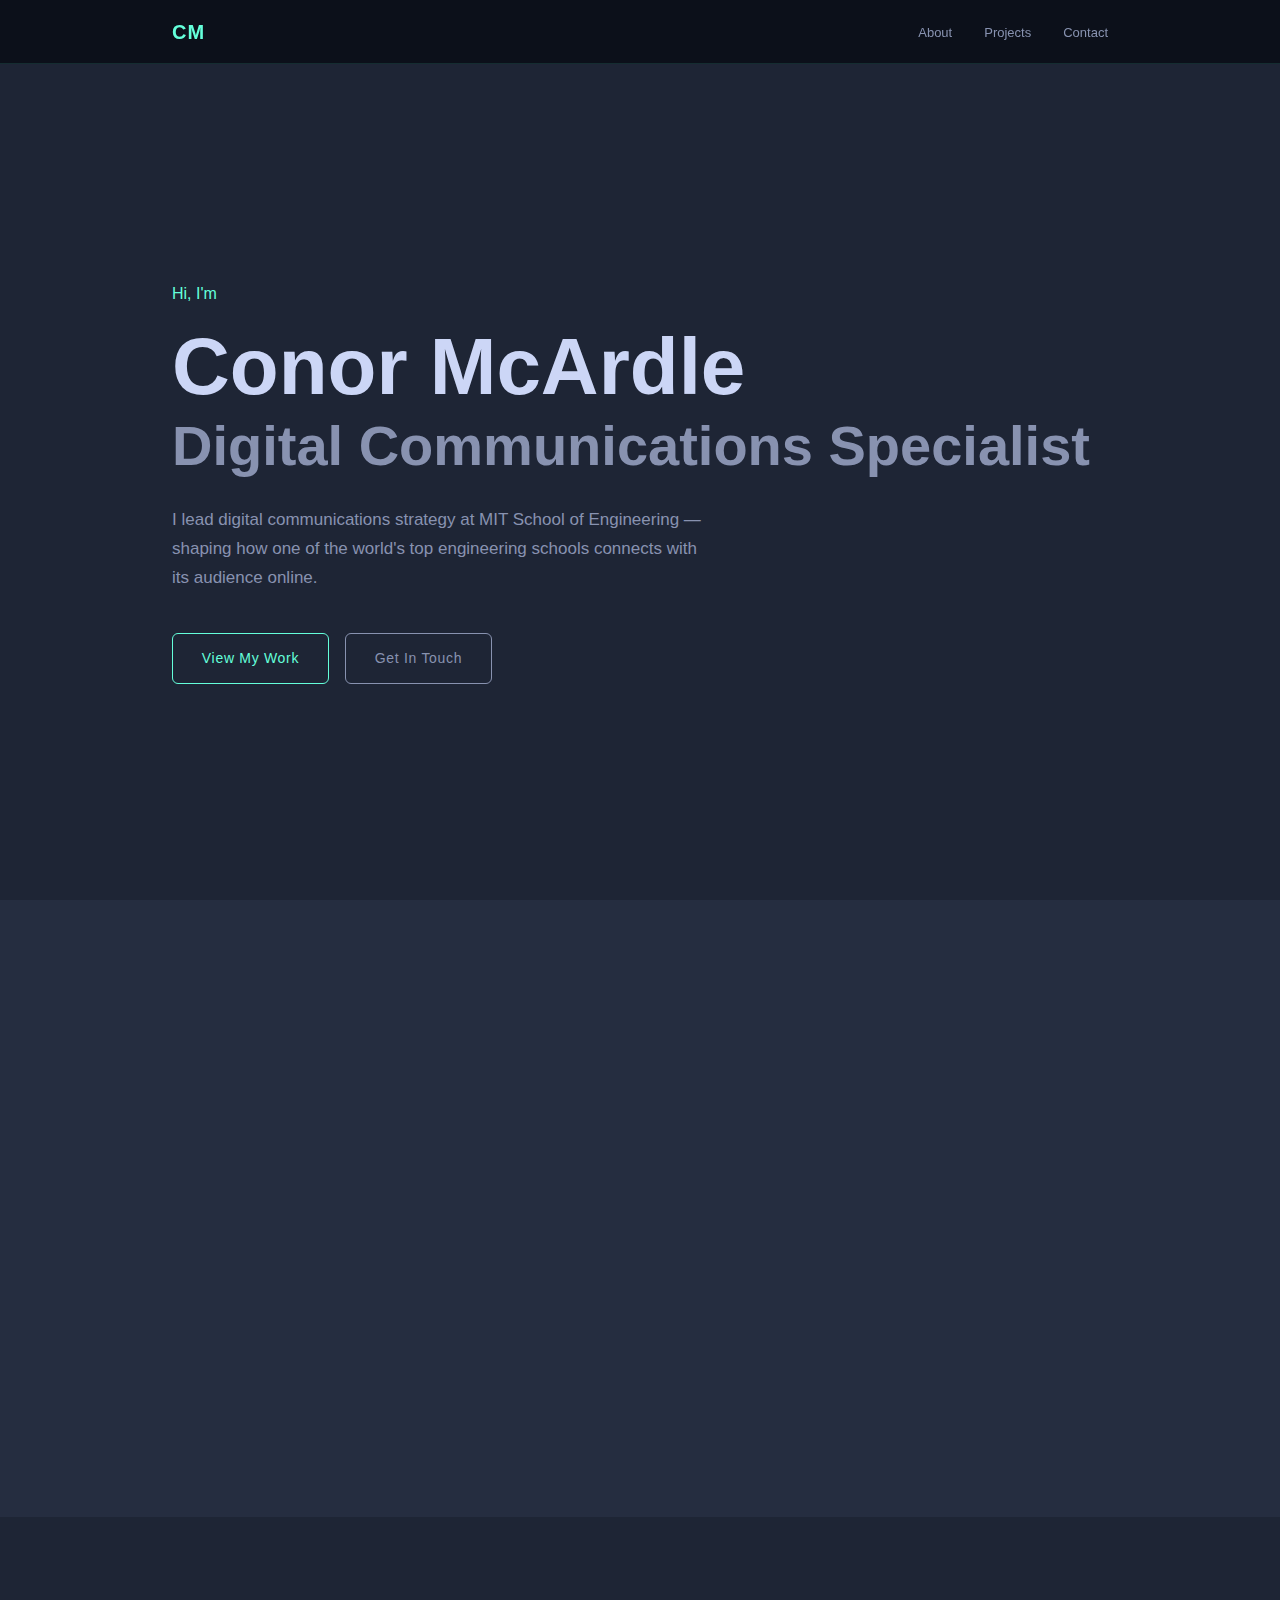
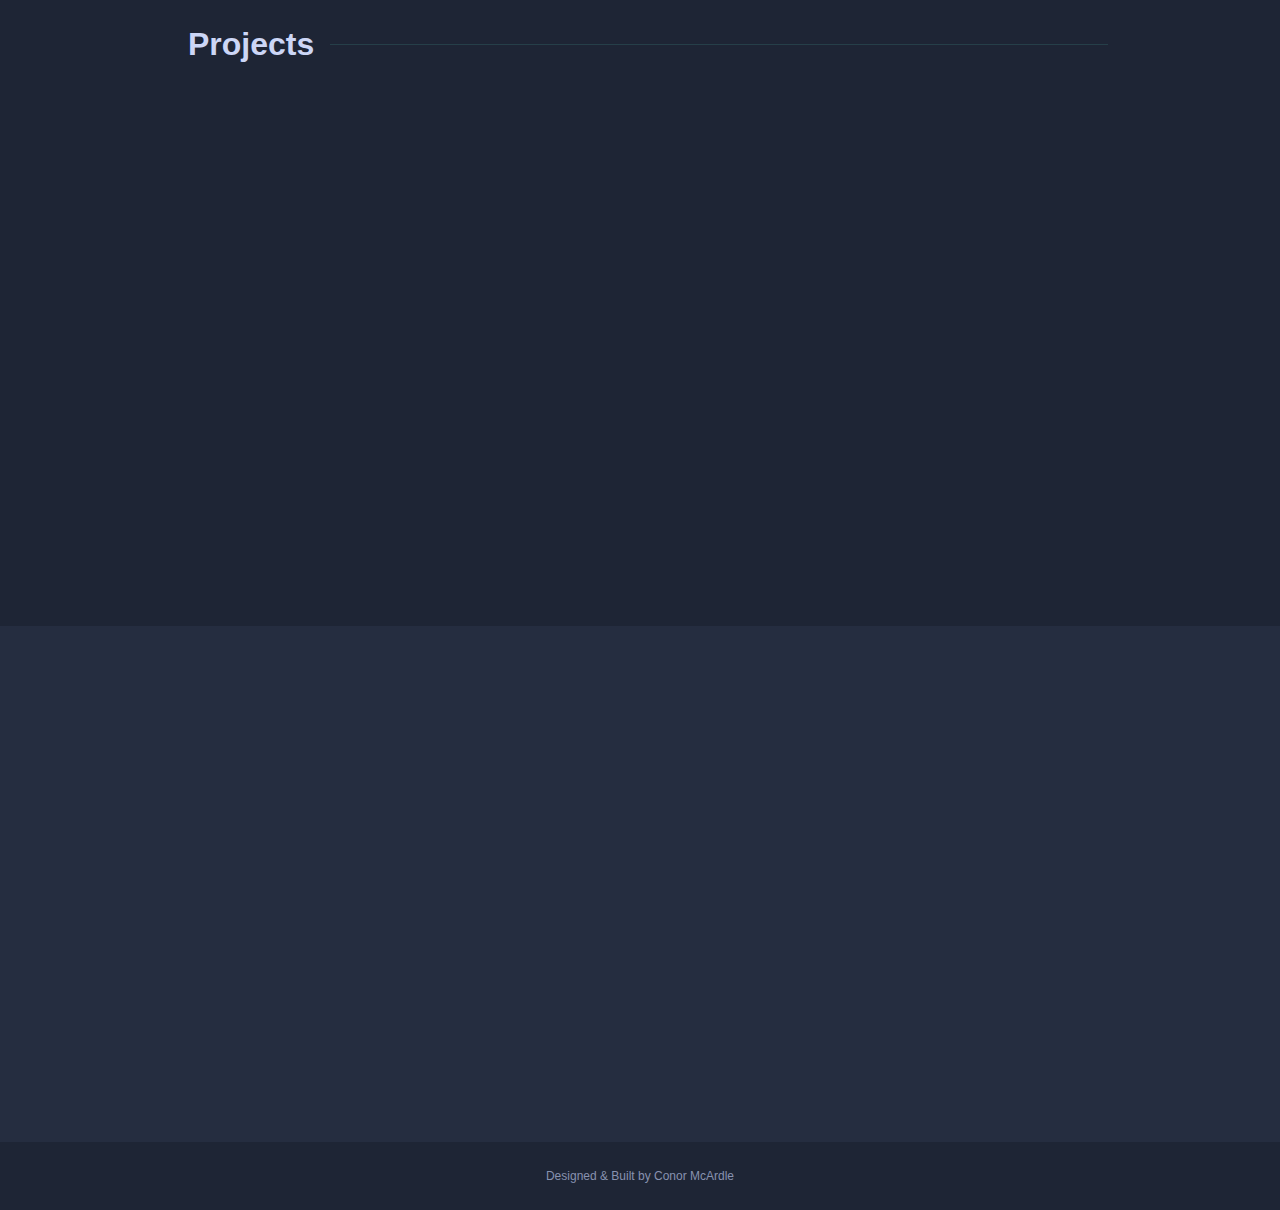
<file: index.html>
<!DOCTYPE html>
<html lang="en">
<head>
  <meta charset="UTF-8" />
  <meta name="viewport" content="width=device-width, initial-scale=1.0" />
  <title>Conor McArdle</title>
  <link rel="preconnect" href="https://fonts.googleapis.com">
  <link rel="preconnect" href="https://fonts.gstatic.com" crossorigin>
  <link href="https://fonts.googleapis.com/css2?family=Anton&family=Oswald:wght@300;400;500;600&display=swap" rel="stylesheet">
  <link rel="stylesheet" href="styles.css" />
</head>
<body>

  <!-- NAV -->
  <nav>
    <div class="nav-inner">
      <a href="#" class="nav-logo">CM</a>
      <ul class="nav-links">
        <li><a href="#about">About</a></li>
        <li><a href="#projects">Projects</a></li>
        <li><a href="#contact">Contact</a></li>
      </ul>
    </div>
  </nav>

  <!-- HERO -->
  <section id="hero">
    <div class="hero-content">
      <p class="hero-greeting">Hi, I'm</p>
      <h1 class="hero-name">Conor McArdle</h1>
      <p class="hero-title">Digital Communications Specialist</p>
      <p class="hero-description">
        I lead digital communications strategy at MIT School of Engineering — shaping how one of the world's top engineering schools connects with its audience online.
      </p>
      <div class="hero-cta">
        <a href="#projects" class="btn btn-primary">View My Work</a>
        <a href="#contact" class="btn btn-secondary">Get In Touch</a>
      </div>
    </div>
  </section>

  <!-- ABOUT -->
  <section id="about">
    <div class="container">
      <h2 class="section-title">About Me</h2>
      <div class="about-grid">
        <div class="about-text">
          <p>
            I'm a Digital Communications Specialist at the MIT School of Engineering, where I develop and implement the school's digital communications strategy. I co-lead the redevelopment of <a href="https://engineering.mit.edu" target="_blank" rel="noopener">engineering.mit.edu</a> and serve as the school's leading expert in digital channels, strategies, and opportunities — reporting to the Executive Director of Communications.
          </p>
          <p>
            Before this role, I spent over seven years as Video and Digital Content Specialist at MIT Project Manus, MIT's initiative to upgrade campus makerspaces and connect the MIT maker community. I created video, digital, and print content, and helped bring the Mobius app to life — a platform linking makers with resources across 40+ makerspaces and fabrication labs on campus.
          </p>
        </div>
        <div class="about-skills">
          <h3>What I Work With</h3>
          <ul class="skills-list">
            <li>Digital Strategy</li>
            <li>Content Creation</li>
            <li>Web Development</li>
            <li>Video Production</li>
            <li>Analytics</li>
            <li>SEO</li>
            <li>CMS Platforms</li>
            <li>Adobe Creative Suite</li>
          </ul>
        </div>
      </div>
    </div>
  </section>

  <!-- PROJECTS -->
  <section id="projects">
    <div class="container">
      <h2 class="section-title">Projects</h2>
      <div class="projects-grid">

        <!-- Project Card 1 -->
        <article class="project-card">
          <div class="project-header">
            <span class="project-icon">&#9670;</span>
            <div class="project-links">
              <a href="https://engineering.mit.edu" target="_blank" rel="noopener" aria-label="Live site" title="View Live">
                <svg xmlns="http://www.w3.org/2000/svg" width="20" height="20" viewBox="0 0 24 24" fill="none" stroke="currentColor" stroke-width="2" stroke-linecap="round" stroke-linejoin="round"><path d="M18 13v6a2 2 0 0 1-2 2H5a2 2 0 0 1-2-2V8a2 2 0 0 1 2-2h6"/><polyline points="15 3 21 3 21 9"/><line x1="10" y1="14" x2="21" y2="3"/></svg>
              </a>
            </div>
          </div>
          <h3 class="project-title">MIT School of Engineering Website</h3>
          <p class="project-description">Co-leading the full redevelopment of engineering.mit.edu — rebuilding the digital presence of one of the world's leading engineering schools with a focus on strategy, content architecture, and user experience.</p>
          <ul class="project-tags">
            <li>Web Strategy</li>
            <li>Content Architecture</li>
            <li>CMS</li>
          </ul>
        </article>

        <!-- Project Card 2 -->
        <article class="project-card">
          <div class="project-header">
            <span class="project-icon">&#9670;</span>
            <div class="project-links">
              <a href="https://projectmanus.mit.edu" target="_blank" rel="noopener" aria-label="Live site" title="View Live">
                <svg xmlns="http://www.w3.org/2000/svg" width="20" height="20" viewBox="0 0 24 24" fill="none" stroke="currentColor" stroke-width="2" stroke-linecap="round" stroke-linejoin="round"><path d="M18 13v6a2 2 0 0 1-2 2H5a2 2 0 0 1-2-2V8a2 2 0 0 1 2-2h6"/><polyline points="15 3 21 3 21 9"/><line x1="10" y1="14" x2="21" y2="3"/></svg>
              </a>
            </div>
          </div>
          <h3 class="project-title">MIT Project Manus</h3>
          <p class="project-description">Led video and digital content creation for MIT's makerspace initiative — supporting 40+ fabrication labs and makerspaces across campus and fostering an MIT-wide maker community under the MIT Innovation Initiative.</p>
          <ul class="project-tags">
            <li>Video Production</li>
            <li>Digital Content</li>
            <li>Content Strategy</li>
          </ul>
        </article>

        <!-- Project Card 3 -->
        <article class="project-card">
          <div class="project-header">
            <span class="project-icon">&#9670;</span>
            <div class="project-links">
              <a href="https://mobius.mit.edu" target="_blank" rel="noopener" aria-label="Live site" title="View Live">
                <svg xmlns="http://www.w3.org/2000/svg" width="20" height="20" viewBox="0 0 24 24" fill="none" stroke="currentColor" stroke-width="2" stroke-linecap="round" stroke-linejoin="round"><path d="M18 13v6a2 2 0 0 1-2 2H5a2 2 0 0 1-2-2V8a2 2 0 0 1 2-2h6"/><polyline points="15 3 21 3 21 9"/><line x1="10" y1="14" x2="21" y2="3"/></svg>
              </a>
            </div>
          </div>
          <h3 class="project-title">Mobius App</h3>
          <p class="project-description">Contributed content and digital strategy to the Mobius app, MIT's platform for connecting makers with resources, equipment, and communities across the Institute's network of makerspaces and fabrication labs.</p>
          <ul class="project-tags">
            <li>App Content</li>
            <li>Digital Strategy</li>
            <li>Community</li>
          </ul>
        </article>

      </div>
    </div>
  </section>

  <!-- CONTACT -->
  <section id="contact">
    <div class="container">
      <h2 class="section-title">Get In Touch</h2>
      <p class="contact-description">
        Whether you have a question, an opportunity, or just want to say hello — my inbox is open.
      </p>
      <a href="mailto:<!-- your@email.com -->" class="btn btn-primary contact-btn">Say Hello</a>

      <div class="social-links">
        <a href="https://github.com/conortmcardle" target="_blank" rel="noopener" aria-label="GitHub">
          <svg xmlns="http://www.w3.org/2000/svg" width="24" height="24" viewBox="0 0 24 24" fill="currentColor"><path d="M12 0C5.37 0 0 5.37 0 12c0 5.3 3.44 9.8 8.2 11.38.6.11.82-.26.82-.58v-2.03c-3.34.73-4.04-1.61-4.04-1.61-.55-1.39-1.34-1.76-1.34-1.76-1.09-.74.08-.73.08-.73 1.2.08 1.84 1.24 1.84 1.24 1.07 1.83 2.8 1.3 3.49 1 .11-.78.42-1.3.76-1.6-2.67-.3-5.47-1.33-5.47-5.93 0-1.31.47-2.38 1.24-3.22-.13-.3-.54-1.52.12-3.18 0 0 1.01-.32 3.3 1.23a11.5 11.5 0 0 1 3-.4c1.02.005 2.04.14 3 .4 2.28-1.55 3.29-1.23 3.29-1.23.66 1.66.25 2.88.12 3.18.77.84 1.24 1.91 1.24 3.22 0 4.61-2.81 5.63-5.48 5.92.43.37.81 1.1.81 2.22v3.29c0 .32.22.7.83.58C20.57 21.8 24 17.3 24 12c0-6.63-5.37-12-12-12z"/></svg>
        </a>
        <a href="https://www.linkedin.com/in/conor-mcardle-62095069" target="_blank" rel="noopener" aria-label="LinkedIn">
          <svg xmlns="http://www.w3.org/2000/svg" width="24" height="24" viewBox="0 0 24 24" fill="currentColor"><path d="M20.447 20.452h-3.554v-5.569c0-1.328-.027-3.037-1.852-3.037-1.853 0-2.136 1.445-2.136 2.939v5.667H9.351V9h3.414v1.561h.046c.477-.9 1.637-1.85 3.37-1.85 3.601 0 4.267 2.37 4.267 5.455v6.286zM5.337 7.433a2.062 2.062 0 0 1-2.063-2.065 2.064 2.064 0 1 1 2.063 2.065zm1.782 13.019H3.555V9h3.564v11.452zM22.225 0H1.771C.792 0 0 .774 0 1.729v20.542C0 23.227.792 24 1.771 24h20.451C23.2 24 24 23.227 24 22.271V1.729C24 .774 23.2 0 22.222 0h.003z"/></svg>
        </a>
      </div>
    </div>
  </section>

  <!-- FOOTER -->
  <footer>
    <p>Designed &amp; Built by Conor McArdle</p>
  </footer>

  <script src="script.js"></script>
</body>
</html>
</file>
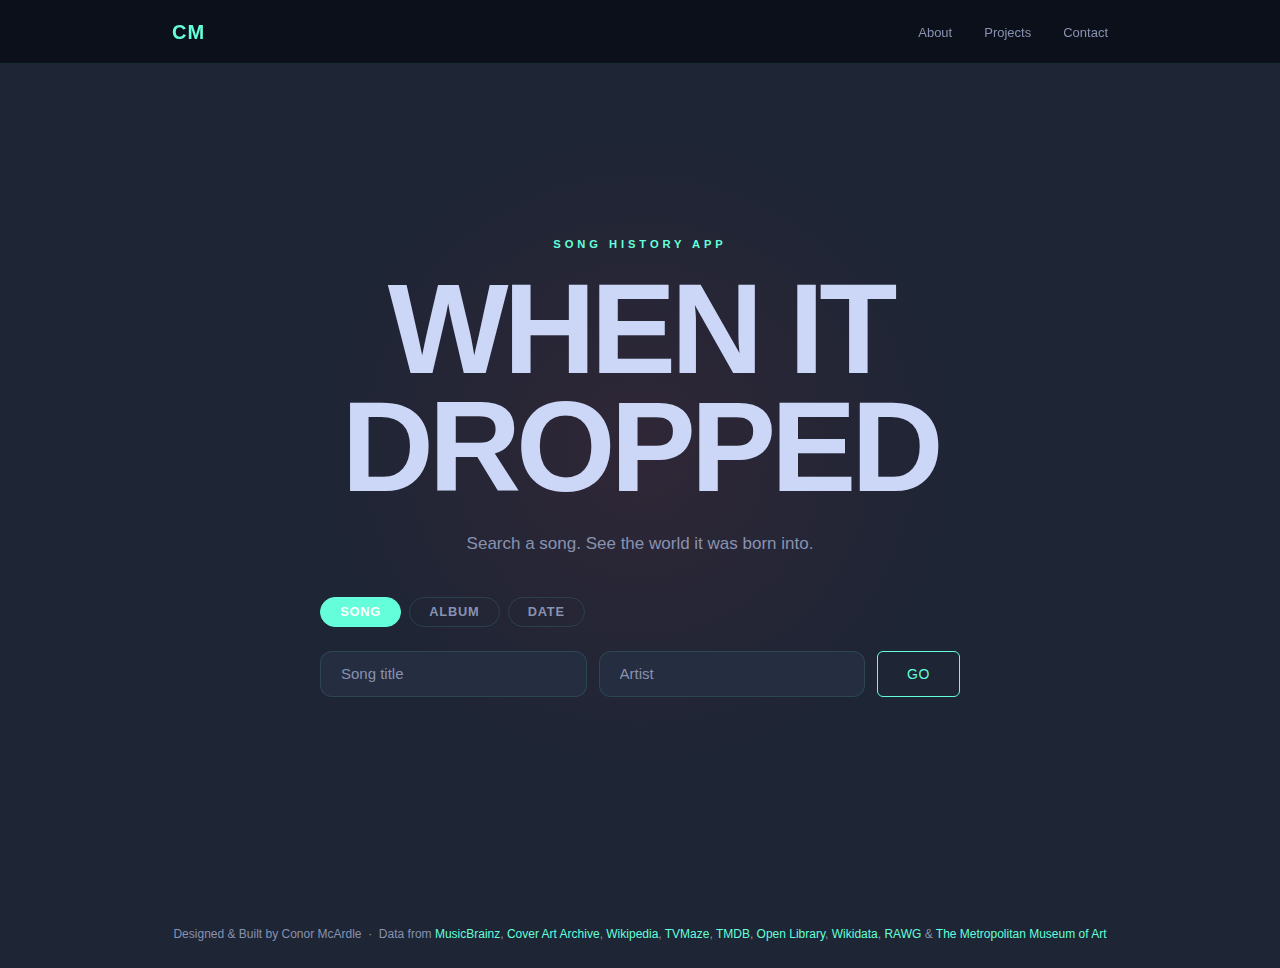
<file: music.html>
<!DOCTYPE html>
<html lang="en">
<head>
  <meta charset="UTF-8" />
  <meta name="viewport" content="width=device-width, initial-scale=1.0" />
  <title>When It Dropped — Song History</title>
  <link rel="stylesheet" href="styles.css" />
  <link rel="stylesheet" href="music.css" />
</head>
<body class="music-page">

  <nav>
    <div class="nav-inner">
      <a href="index.html" class="nav-logo">CM</a>
      <ul class="nav-links">
        <li><a href="index.html#about">About</a></li>
        <li><a href="index.html#projects">Projects</a></li>
        <li><a href="index.html#contact">Contact</a></li>
      </ul>
    </div>
  </nav>

  <!-- SEARCH -->
  <section id="search-section">
    <div class="search-inner">
      <p class="app-eyebrow">Song History App</p>
      <h1 class="app-title">WHEN IT<br>DROPPED</h1>
      <p class="app-desc">Search a song. See the world it was born into.</p>
      <div class="mode-tabs">
        <button class="mode-tab active" id="tab-song">SONG</button>
        <button class="mode-tab" id="tab-album">ALBUM</button>
        <button class="mode-tab" id="tab-date">DATE</button>
      </div>
      <form id="search-form" class="search-form">
        <div class="search-fields">
          <div class="input-wrap">
            <input type="text" id="song-input" placeholder="Song title" autocomplete="off" required />
            <div class="suggestions" id="sug-song"></div>
          </div>
          <div class="input-wrap">
            <input type="text" id="artist-input" placeholder="Artist" autocomplete="off" required />
            <div class="suggestions" id="sug-artist"></div>
          </div>
          <button type="submit" class="btn btn-primary">GO</button>
        </div>
      </form>
      <form id="album-form" class="search-form" hidden>
        <div class="search-fields">
          <div class="input-wrap">
            <input type="text" id="album-input" placeholder="Album title" autocomplete="off" required />
            <div class="suggestions" id="sug-album"></div>
          </div>
          <div class="input-wrap">
            <input type="text" id="album-artist-input" placeholder="Artist" autocomplete="off" required />
            <div class="suggestions" id="sug-album-artist"></div>
          </div>
          <button type="submit" class="btn btn-primary">GO</button>
        </div>
      </form>
      <form id="date-form" class="search-form" hidden>
        <div class="search-fields">
          <input type="text" id="date-input" placeholder="e.g. 14 June 1955" autocomplete="off" inputmode="text" />
          <button type="submit" class="btn btn-primary">GO</button>
        </div>
      </form>
    </div>
  </section>

  <!-- SONG PICKER -->
  <section id="picker-section" hidden>
    <div class="container">
      <div class="section-header-row">
        <h2 class="section-title" id="picker-title">SELECT A SONG</h2>
        <button class="btn-ghost" id="back-btn">← New Search</button>
      </div>
      <div id="picker-list"></div>
    </div>
  </section>

  <!-- RESULTS DASHBOARD -->
  <section id="results-section" hidden>
    <div class="container">
      <div class="section-header-row">
        <div id="song-header"></div>
        <button class="btn-ghost" id="new-search-btn">← New Search</button>
      </div>

      <div id="load-progress" hidden>
        <div id="load-bar"></div>
      </div>

      <div class="results-grid">

        <div class="panel panel-gold" id="panel-song-wrap">
          <div class="panel-title" id="panel-song-title">THE SONG</div>
          <div class="panel-body" id="panel-song-body">
            <div class="loading">Loading…</div>
          </div>
        </div>

        <div class="panel panel-red" id="panel-history-wrap">
          <div class="panel-title" id="panel-history-title">ON THIS WEEK IN HISTORY</div>
          <div class="panel-body" id="panel-history-body">
            <div class="loading">Loading…</div>
          </div>
        </div>

        <div class="panel panel-green" id="panel-concurrent-wrap">
          <div class="panel-title" id="panel-concurrent-title">WHAT ELSE DROPPED</div>
          <div class="panel-body" id="panel-concurrent-body">
            <div class="loading">Loading…</div>
          </div>
        </div>

        <div class="panel panel-orange" id="panel-artist-wrap">
          <div class="panel-title">THE ARTIST</div>
          <div class="panel-body" id="panel-artist-body">
            <div class="loading">Loading…</div>
          </div>
        </div>

        <div class="panel panel-blue" id="panel-tv-wrap">
          <div class="panel-title">TV PREMIERES</div>
          <div class="panel-body" id="panel-tv-body">
            <div class="loading">Loading…</div>
          </div>
        </div>

        <div class="panel panel-purple" id="panel-movies-wrap">
          <div class="panel-title">IN CINEMAS</div>
          <div class="panel-body" id="panel-movies-body">
            <div class="loading">Loading…</div>
          </div>
        </div>

        <div class="panel panel-teal" id="panel-books-wrap">
          <div class="panel-title">ON THE SHELVES</div>
          <div class="panel-body" id="panel-books-body">
            <div class="loading">Loading…</div>
          </div>
        </div>

        <div class="panel panel-rose" id="panel-broadway-wrap">
          <div class="panel-title">ON BROADWAY</div>
          <div class="panel-body" id="panel-broadway-body">
            <div class="loading">Loading…</div>
          </div>
        </div>

        <div class="panel panel-yellow" id="panel-charts-wrap">
          <div class="panel-title">YEAR-END HOT 100</div>
          <div class="panel-body" id="panel-charts-body">
            <div class="loading">Loading…</div>
          </div>
        </div>

        <div class="panel panel-lime" id="panel-games-wrap">
          <div class="panel-title">VIDEO GAMES</div>
          <div class="panel-body" id="panel-games-body">
            <div class="loading">Loading…</div>
          </div>
        </div>

        <div class="panel panel-indigo" id="panel-met-wrap">
          <div class="panel-title">ART OF THE ERA</div>
          <div class="panel-body" id="panel-met-body">
            <div class="loading">Loading…</div>
          </div>
        </div>

      </div>
    </div>
  </section>

  <footer>
    <p>Designed &amp; Built by Conor McArdle &nbsp;·&nbsp; Data from <a href="https://musicbrainz.org" target="_blank" rel="noopener">MusicBrainz</a>, <a href="https://coverartarchive.org" target="_blank" rel="noopener">Cover Art Archive</a>, <a href="https://wikipedia.org" target="_blank" rel="noopener">Wikipedia</a>, <a href="https://www.tvmaze.com" target="_blank" rel="noopener">TVMaze</a>, <a href="https://www.themoviedb.org" target="_blank" rel="noopener">TMDB</a>, <a href="https://openlibrary.org" target="_blank" rel="noopener">Open Library</a>, <a href="https://www.wikidata.org" target="_blank" rel="noopener">Wikidata</a>, <a href="https://rawg.io" target="_blank" rel="noopener">RAWG</a> &amp; <a href="https://metmuseum.github.io" target="_blank" rel="noopener">The Metropolitan Museum of Art</a></p>
  </footer>

  <script src="music.js"></script>
</body>
</html>
</file>
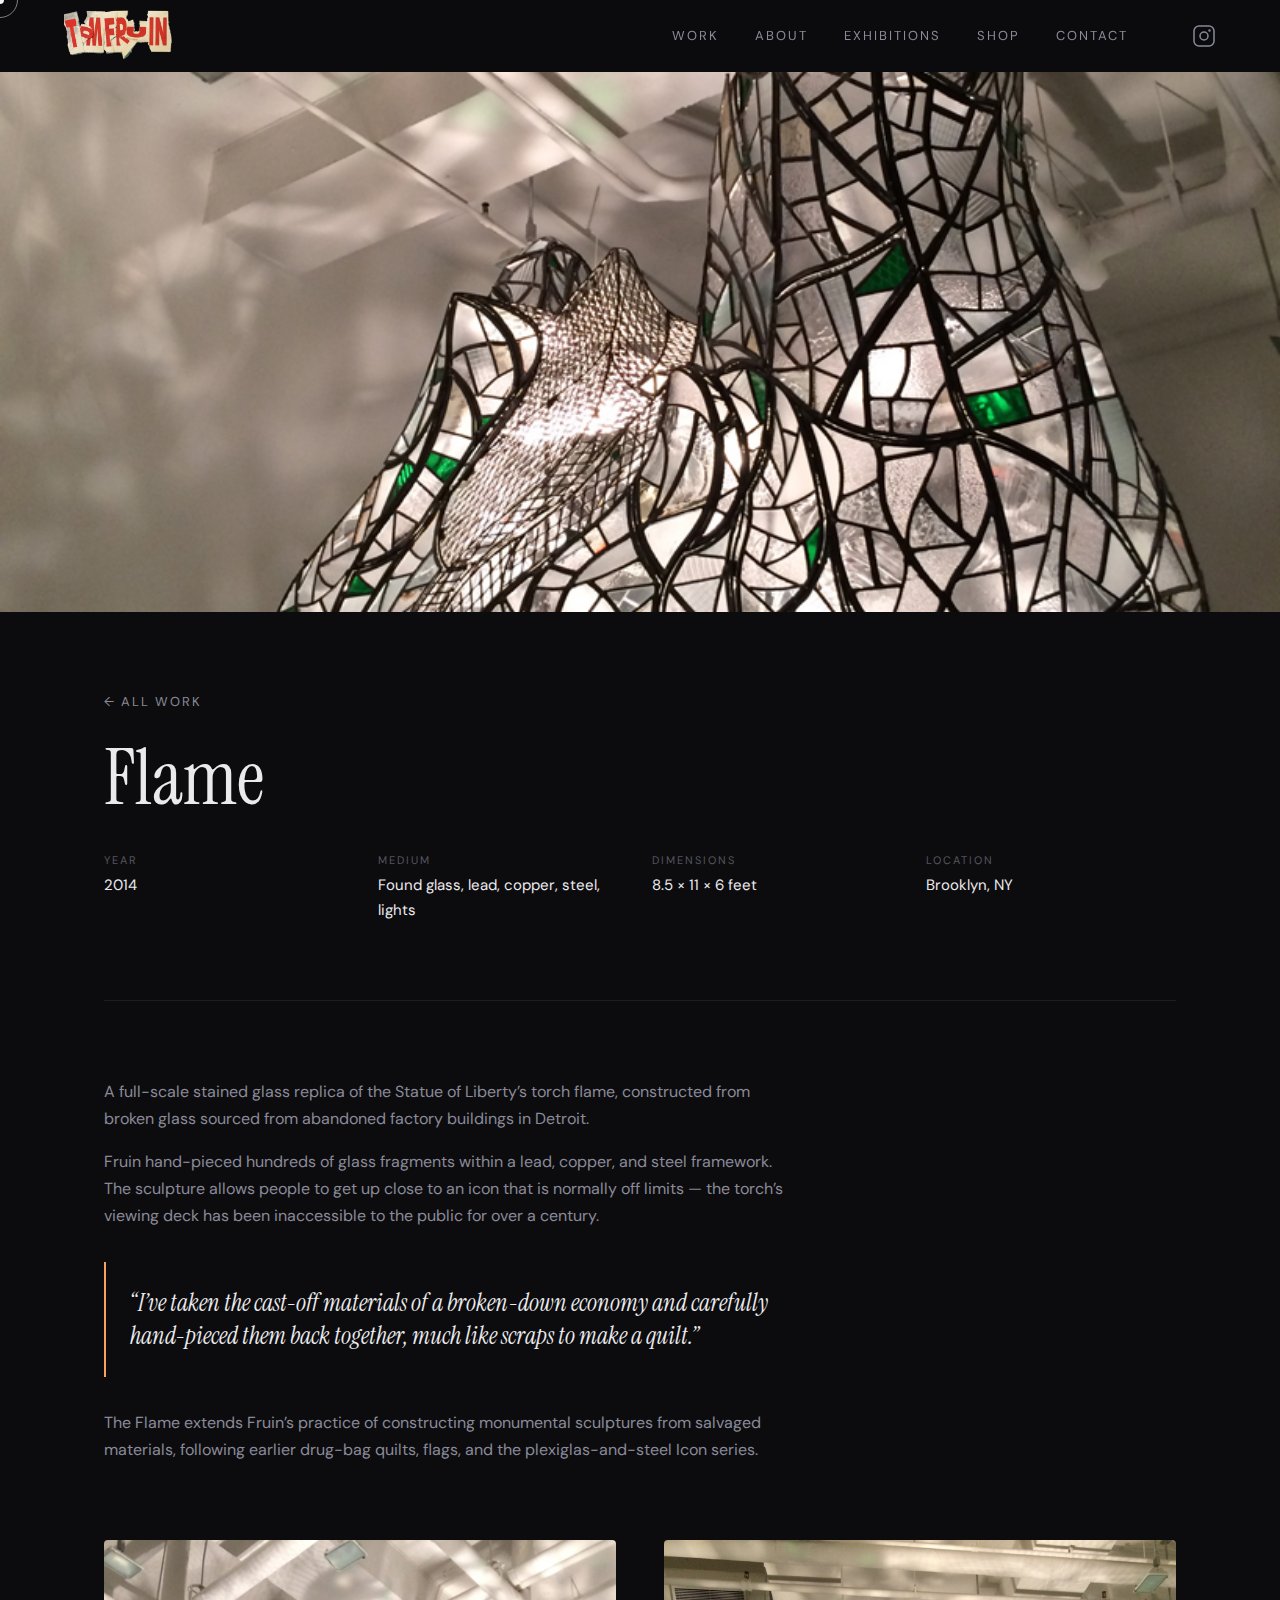
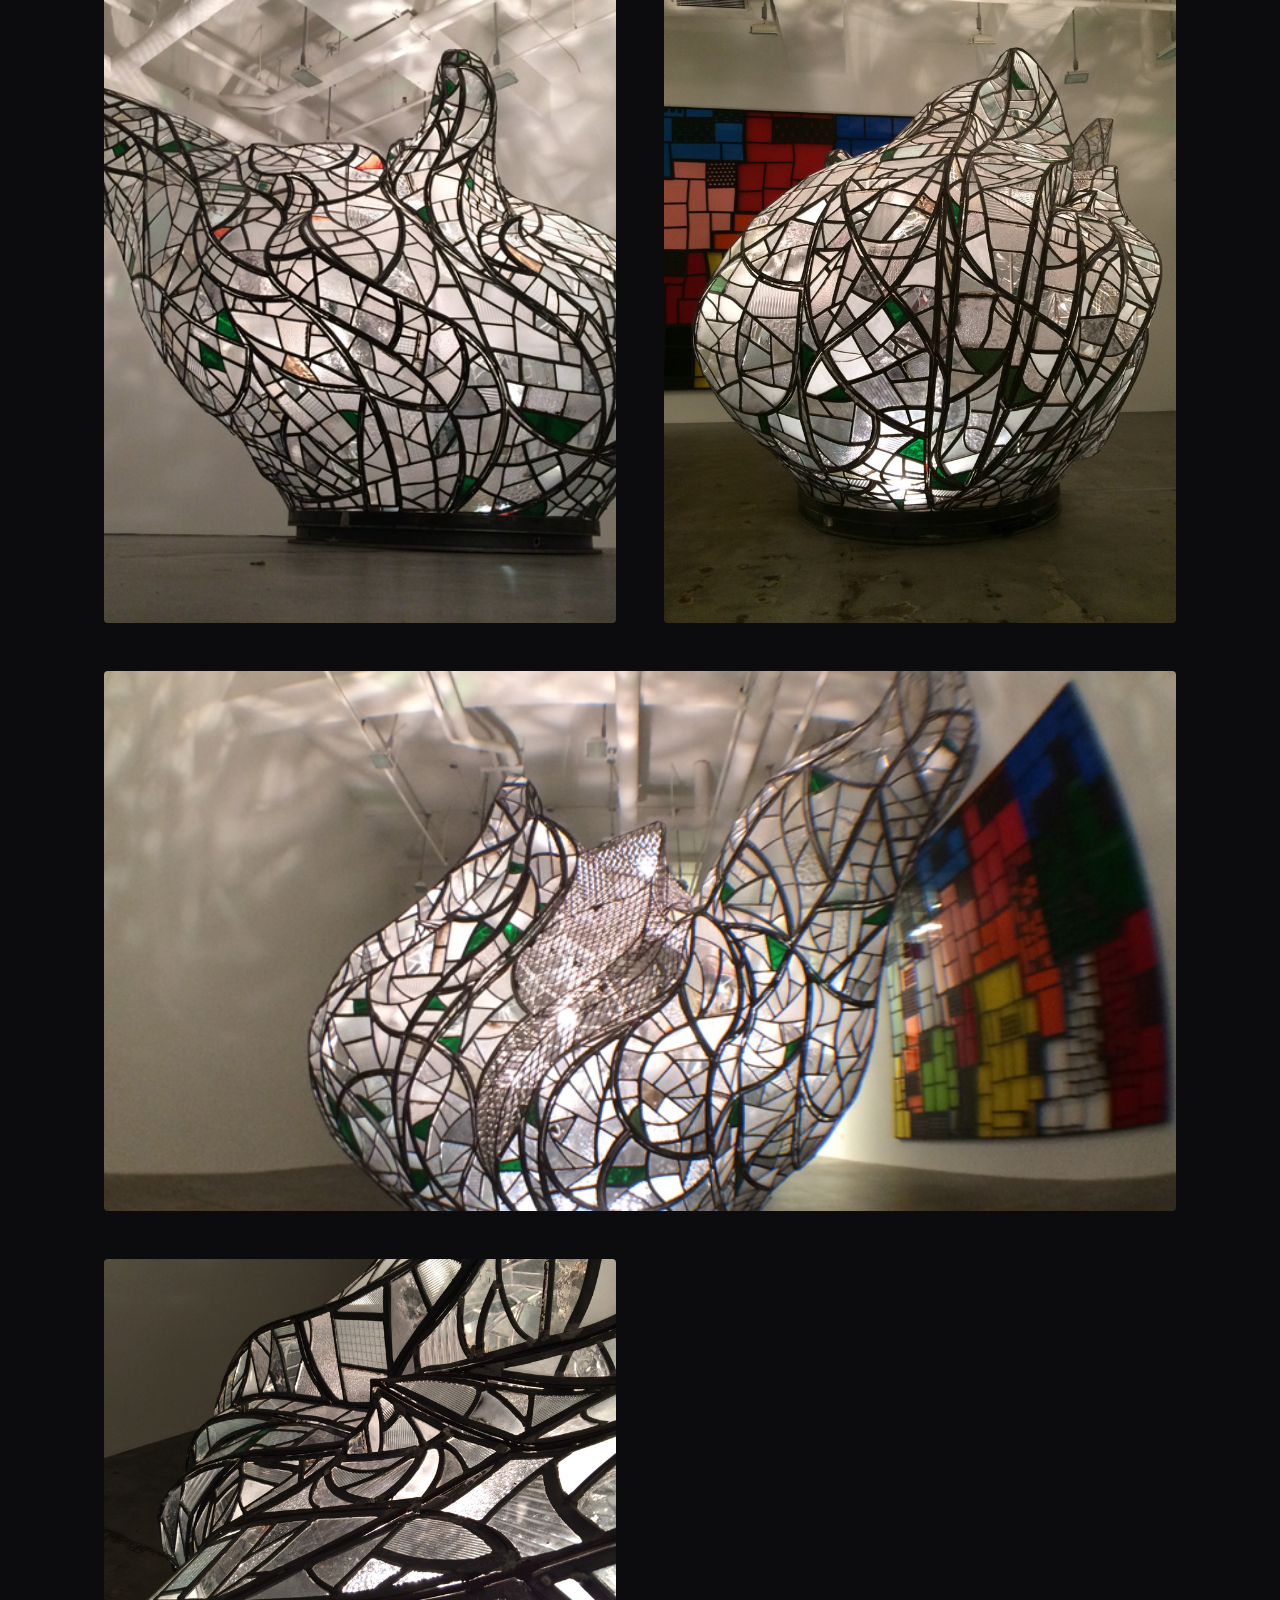
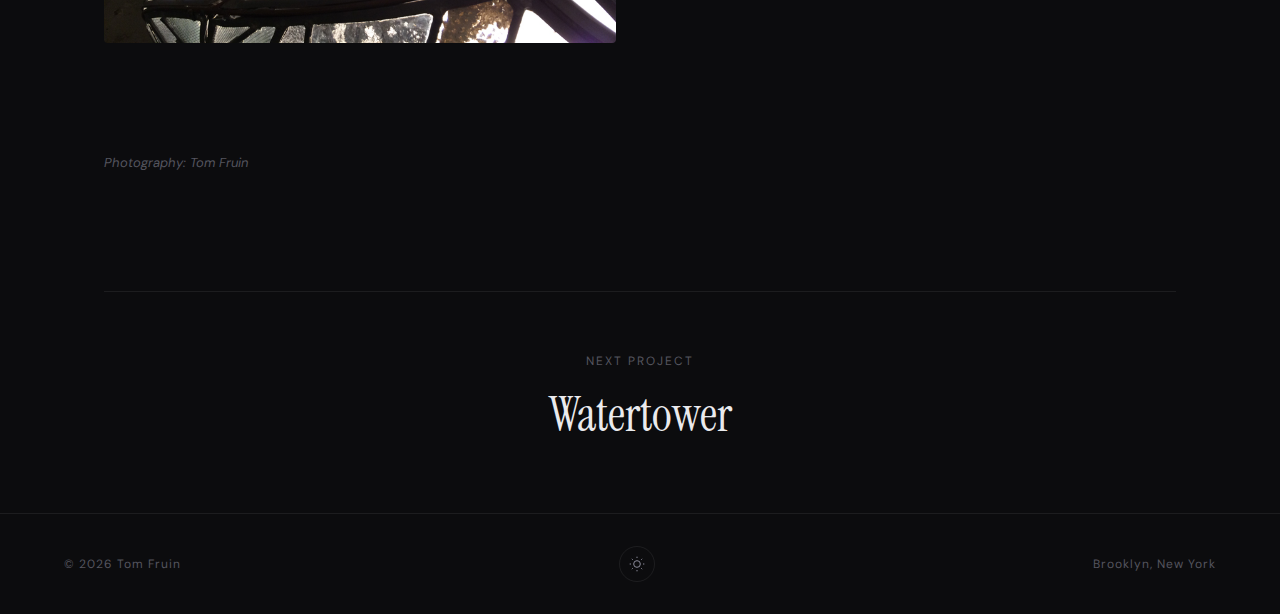
<file: tom-fruin/work/flame.html>
<!DOCTYPE html>
<html lang="en">
<head>
  <meta charset="UTF-8" />
  <meta name="viewport" content="width=device-width, initial-scale=1.0" />
  <title>Flame — Tom Fruin</title>
  <meta name="description" content="Flame (2014) — A full-scale stained glass replica of the Statue of Liberty's torch flame, constructed from glass salvaged from abandoned Detroit factories." />
  <link rel="preconnect" href="https://fonts.googleapis.com" />
  <link rel="preconnect" href="https://fonts.gstatic.com" crossorigin />
  <link href="https://fonts.googleapis.com/css2?family=DM+Sans:ital,opsz,wght@0,9..40,300;0,9..40,400;0,9..40,500;1,9..40,300;1,9..40,400&family=Instrument+Serif:ital@0;1&display=swap" rel="stylesheet" />
  <script type="module" crossorigin src="/tom-fruin/assets/main-D-XZjfBx.js"></script>
  <link rel="stylesheet" crossorigin href="/tom-fruin/assets/main-DJqsj1Ea.css">
  <link rel="stylesheet" crossorigin href="/tom-fruin/assets/subpage-RkzuX6Rt.css">
</head>
<body class="loaded">
  <div class="cursor" id="cursor"></div>
  <div class="cursor-follower" id="cursorFollower"></div>

  <header class="header scrolled" id="header">
    <a href="/tom-fruin/" class="header-logo">
      <img src="/tom-fruin/images/logo.png" alt="Tom Fruin" class="header-logo-img" />
    </a>
    <nav class="header-nav" id="headerNav">
      <a href="/tom-fruin/#work" class="nav-link">Work</a>
      <a href="/tom-fruin/#about" class="nav-link">About</a>
      <a href="/tom-fruin/#exhibitions" class="nav-link">Exhibitions</a>
      <a href="/tom-fruin/shop.html" class="nav-link">Shop</a>
      <a href="/tom-fruin/#contact" class="nav-link">Contact</a>
    </nav>
    <a href="https://www.instagram.com/tomfruin/" target="_blank" rel="noopener" class="header-ig">
      <svg viewBox="0 0 24 24" fill="none" stroke="currentColor" stroke-width="1.5"><rect x="2" y="2" width="20" height="20" rx="5" ry="5"/><circle cx="12" cy="12" r="4"/><circle cx="17.5" cy="6.5" r="0.5" fill="currentColor"/></svg>
    </a>
    <button class="header-menu-btn" id="menuBtn" aria-label="Menu">
      <span></span><span></span>
    </button>
  </header>

  <div class="mobile-menu" id="mobileMenu">
    <nav class="mobile-menu-nav">
      <a href="/tom-fruin/#work" class="mobile-link">Work</a>
      <a href="/tom-fruin/#about" class="mobile-link">About</a>
      <a href="/tom-fruin/#exhibitions" class="mobile-link">Exhibitions</a>
      <a href="/tom-fruin/shop.html" class="mobile-link">Shop</a>
      <a href="/tom-fruin/#contact" class="mobile-link">Contact</a>
    </nav>
  </div>

  <section class="project-hero">
    <div class="project-hero-img">
      <img src="/tom-fruin/images/flame-hero.jpg" alt="Flame — stained glass Liberty torch" />
    </div>
  </section>

  <article class="project-content">
    <div class="project-header">
      <a href="/tom-fruin/#work" class="project-back">&larr; All Work</a>
      <h1 class="project-title">Flame</h1>
      <div class="project-meta-grid">
        <div class="project-meta-item">
          <span class="meta-label">Year</span>
          <span class="meta-value">2014</span>
        </div>
        <div class="project-meta-item">
          <span class="meta-label">Medium</span>
          <span class="meta-value">Found glass, lead, copper, steel, lights</span>
        </div>
        <div class="project-meta-item">
          <span class="meta-label">Dimensions</span>
          <span class="meta-value">8.5 &times; 11 &times; 6 feet</span>
        </div>
        <div class="project-meta-item">
          <span class="meta-label">Location</span>
          <span class="meta-value">Brooklyn, NY</span>
        </div>
      </div>
    </div>

    <div class="project-body">
      <div class="project-text">
        <p class="project-lead">A full-scale stained glass replica of the Statue of Liberty&rsquo;s torch flame, constructed from broken glass sourced from abandoned factory buildings in Detroit.</p>
        <p>Fruin hand-pieced hundreds of glass fragments within a lead, copper, and steel framework. The sculpture allows people to get up close to an icon that is normally off limits &mdash; the torch&rsquo;s viewing deck has been inaccessible to the public for over a century.</p>
        <blockquote class="project-quote">
          &ldquo;I&rsquo;ve taken the cast-off materials of a broken-down economy and carefully hand-pieced them back together, much like scraps to make a quilt.&rdquo;
        </blockquote>
        <p>The Flame extends Fruin&rsquo;s practice of constructing monumental sculptures from salvaged materials, following earlier drug-bag quilts, flags, and the plexiglas-and-steel Icon series.</p>
      </div>

      <div class="project-gallery">
        <div class="project-gallery-item">
          <img src="/tom-fruin/images/flame-side.jpg" alt="Flame — side view" loading="lazy" />
        </div>
        <div class="project-gallery-item">
          <img src="/tom-fruin/images/flame-gallery.jpg" alt="Flame — gallery installation" loading="lazy" />
        </div>
        <div class="project-gallery-item wide">
          <img src="/tom-fruin/images/flame-wide.jpg" alt="Flame — wide view showing full scale" loading="lazy" />
        </div>
        <div class="project-gallery-item">
          <img src="/tom-fruin/images/flame-detail.jpg" alt="Flame — stained glass detail" loading="lazy" />
        </div>
      </div>

      <div class="project-credits">
        <p class="credit-photo">Photography: Tom Fruin</p>
      </div>
    </div>

    <div class="project-next">
      <a href="/tom-fruin/work/watertower.html" class="project-next-link">
        <span class="project-next-label">Next Project</span>
        <span class="project-next-title">Watertower</span>
      </a>
    </div>
  </article>

  <footer class="footer">
    <div class="footer-inner">
      <span>&copy; 2026 Tom Fruin</span>
      <button class="theme-toggle" id="themeToggle" aria-label="Toggle light/dark mode">
        <svg class="theme-icon-sun" viewBox="0 0 24 24" fill="none" stroke="currentColor" stroke-width="1.5" width="16" height="16"><circle cx="12" cy="12" r="5"/><line x1="12" y1="1" x2="12" y2="3"/><line x1="12" y1="21" x2="12" y2="23"/><line x1="4.22" y1="4.22" x2="5.64" y2="5.64"/><line x1="18.36" y1="18.36" x2="19.78" y2="19.78"/><line x1="1" y1="12" x2="3" y2="12"/><line x1="21" y1="12" x2="23" y2="12"/><line x1="4.22" y1="19.78" x2="5.64" y2="18.36"/><line x1="18.36" y1="5.64" x2="19.78" y2="4.22"/></svg>
        <svg class="theme-icon-moon" viewBox="0 0 24 24" fill="none" stroke="currentColor" stroke-width="1.5" width="16" height="16" style="display:none"><path d="M21 12.79A9 9 0 1 1 11.21 3 7 7 0 0 0 21 12.79z"/></svg>
      </button>
      <span>Brooklyn, New York</span>
    </div>
  </footer>

</body>
</html>
</file>
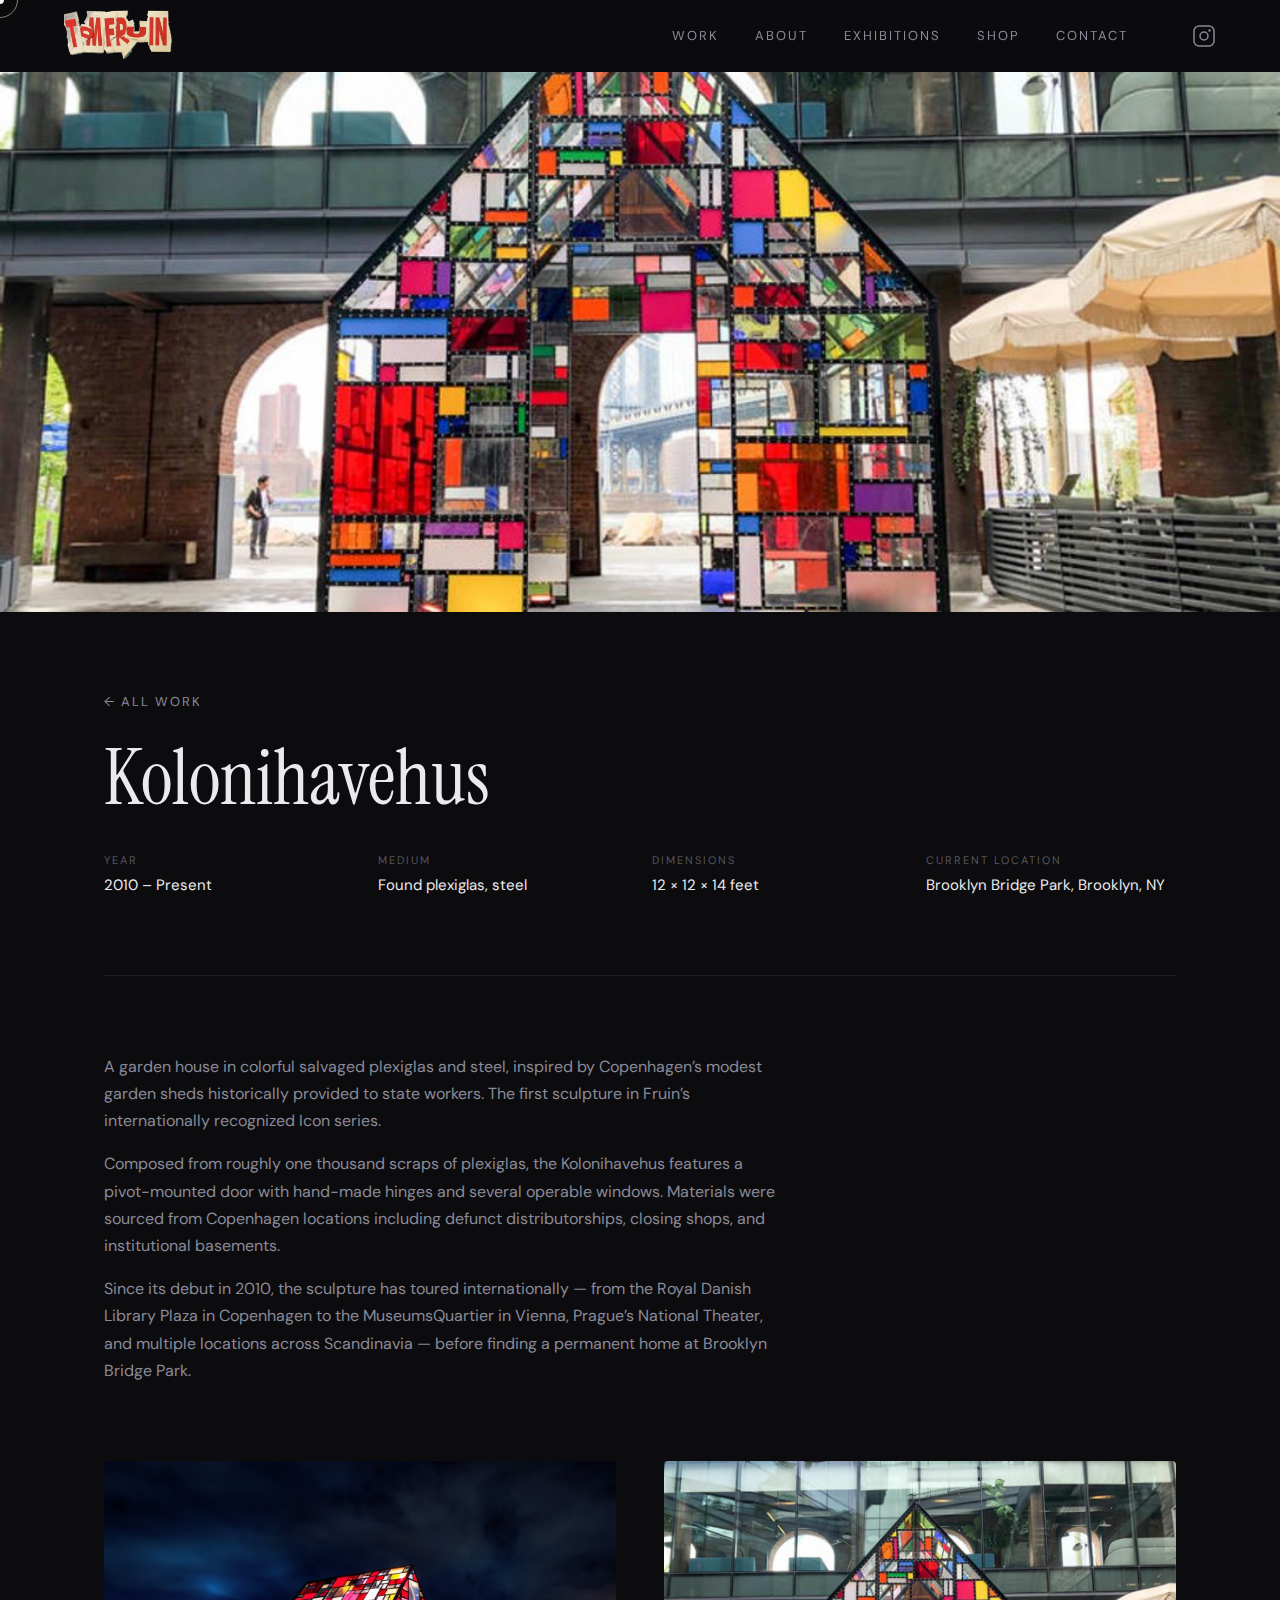
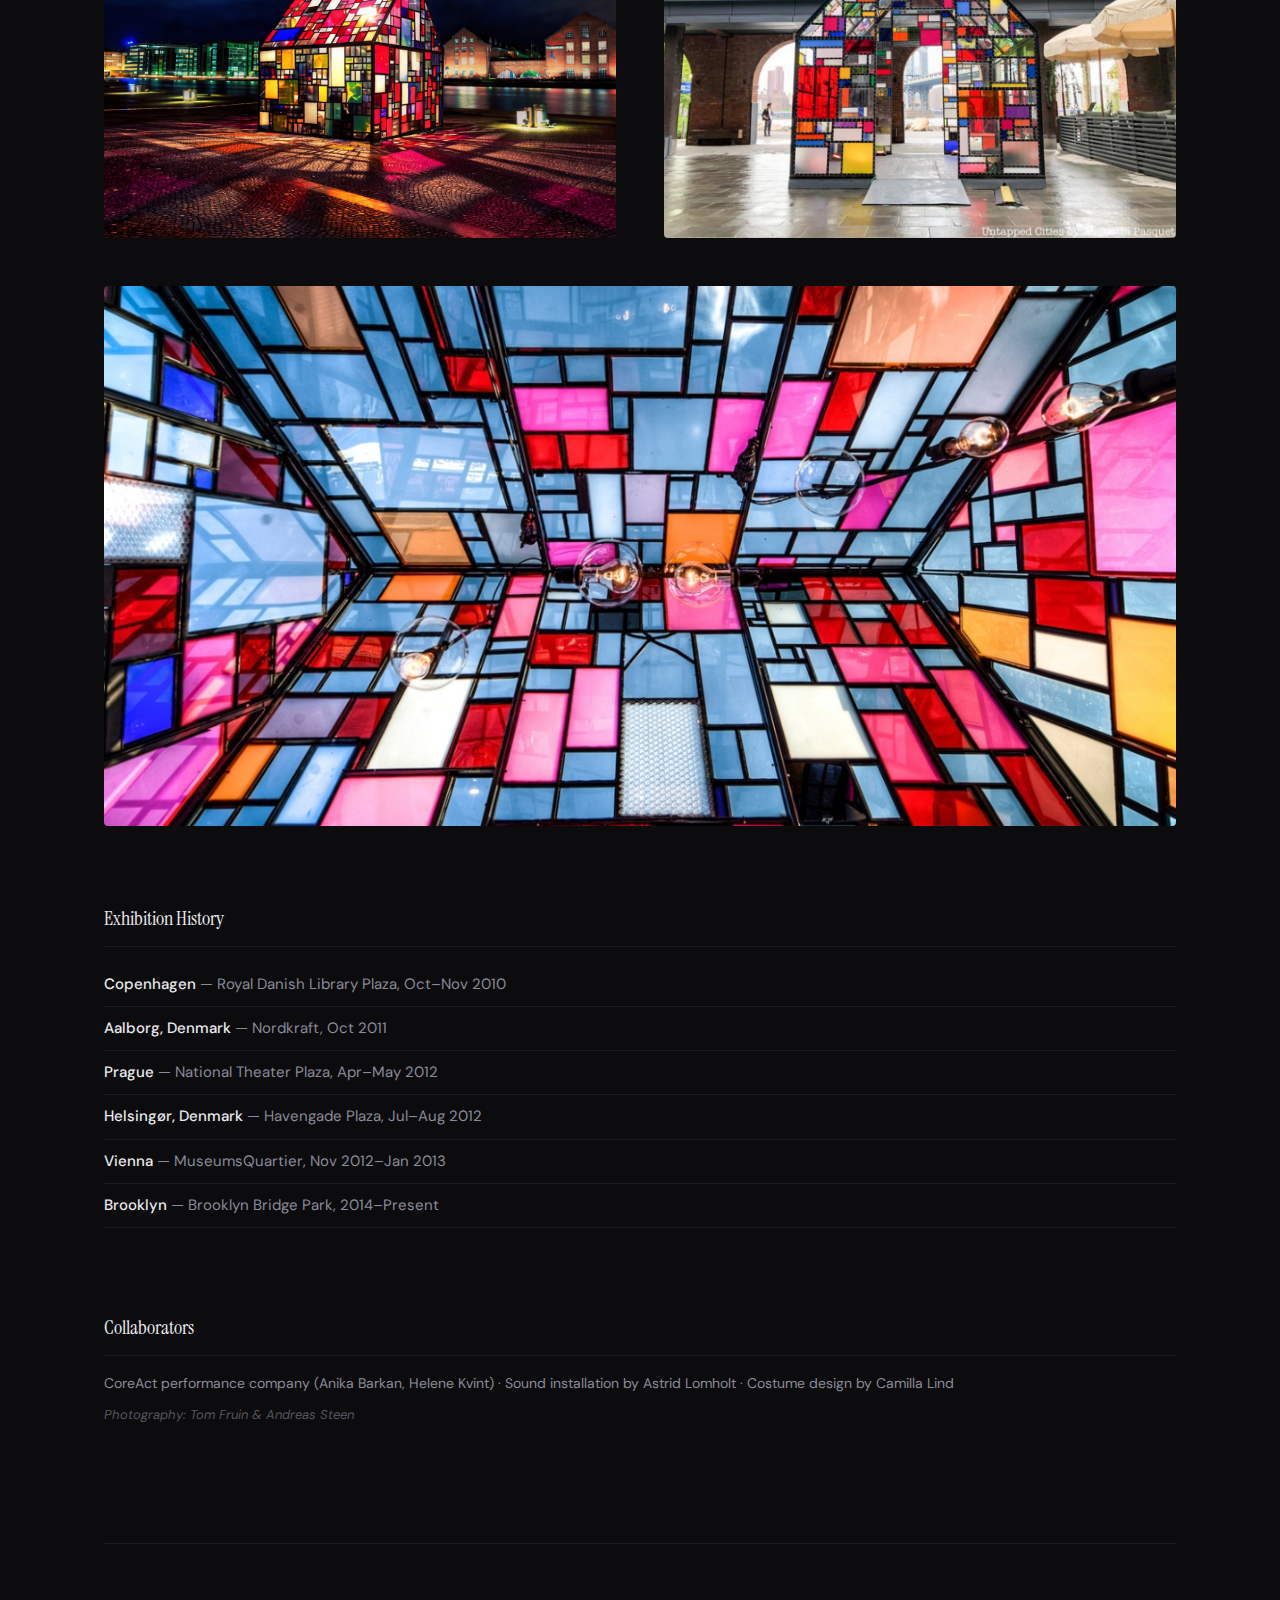
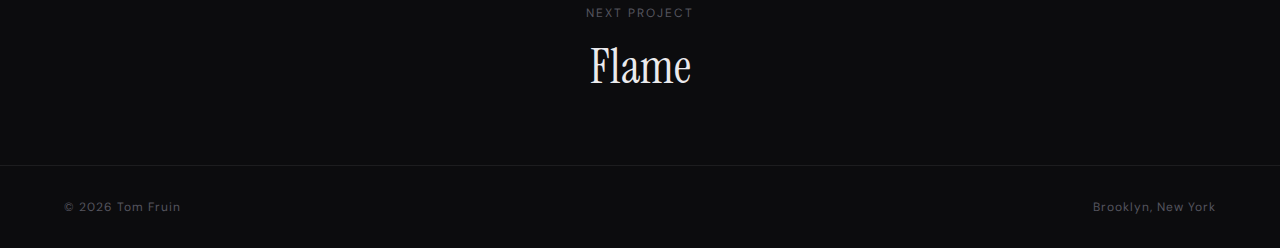
<file: tom-fruin/work/kolonihavehus.html>
<!DOCTYPE html>
<html lang="en">
<head>
  <meta charset="UTF-8" />
  <meta name="viewport" content="width=device-width, initial-scale=1.0" />
  <title>Kolonihavehus — Tom Fruin</title>
  <meta name="description" content="Kolonihavehus (2010) — A garden house in salvaged plexiglas and steel, the first work in Fruin's internationally recognized Icon series." />
  <link rel="preconnect" href="https://fonts.googleapis.com" />
  <link rel="preconnect" href="https://fonts.gstatic.com" crossorigin />
  <link href="https://fonts.googleapis.com/css2?family=DM+Sans:ital,opsz,wght@0,9..40,300;0,9..40,400;0,9..40,500;1,9..40,300;1,9..40,400&family=Instrument+Serif:ital@0;1&display=swap" rel="stylesheet" />
  <script type="module" crossorigin src="/tom-fruin/assets/main-CRGAfaiM.js"></script>
  <link rel="stylesheet" crossorigin href="/tom-fruin/assets/main-D2-6c6Sx.css">
  <link rel="stylesheet" crossorigin href="/tom-fruin/assets/subpage-RkzuX6Rt.css">
</head>
<body class="loaded">
  <div class="cursor" id="cursor"></div>
  <div class="cursor-follower" id="cursorFollower"></div>

  <header class="header scrolled" id="header">
    <a href="/tom-fruin/" class="header-logo">
      <img src="/tom-fruin/images/logo.png" alt="Tom Fruin" class="header-logo-img" />
    </a>
    <nav class="header-nav" id="headerNav">
      <a href="/tom-fruin/#work" class="nav-link">Work</a>
      <a href="/tom-fruin/#about" class="nav-link">About</a>
      <a href="/tom-fruin/#exhibitions" class="nav-link">Exhibitions</a>
      <a href="/tom-fruin/shop.html" class="nav-link">Shop</a>
      <a href="/tom-fruin/#contact" class="nav-link">Contact</a>
    </nav>
    <a href="https://www.instagram.com/tomfruin/" target="_blank" rel="noopener" class="header-ig">
      <svg viewBox="0 0 24 24" fill="none" stroke="currentColor" stroke-width="1.5"><rect x="2" y="2" width="20" height="20" rx="5" ry="5"/><circle cx="12" cy="12" r="4"/><circle cx="17.5" cy="6.5" r="0.5" fill="currentColor"/></svg>
    </a>
    <button class="header-menu-btn" id="menuBtn" aria-label="Menu">
      <span></span><span></span>
    </button>
  </header>

  <div class="mobile-menu" id="mobileMenu">
    <nav class="mobile-menu-nav">
      <a href="/tom-fruin/#work" class="mobile-link">Work</a>
      <a href="/tom-fruin/#about" class="mobile-link">About</a>
      <a href="/tom-fruin/#exhibitions" class="mobile-link">Exhibitions</a>
      <a href="/tom-fruin/shop.html" class="mobile-link">Shop</a>
      <a href="/tom-fruin/#contact" class="mobile-link">Contact</a>
    </nav>
  </div>

  <section class="project-hero">
    <div class="project-hero-img">
      <img src="/tom-fruin/images/work-kolonihavehus.jpg" alt="Kolonihavehus — stained glass garden house" />
    </div>
  </section>

  <article class="project-content">
    <div class="project-header">
      <a href="/tom-fruin/#work" class="project-back">&larr; All Work</a>
      <h1 class="project-title">Kolonihavehus</h1>
      <div class="project-meta-grid">
        <div class="project-meta-item">
          <span class="meta-label">Year</span>
          <span class="meta-value">2010 &ndash; Present</span>
        </div>
        <div class="project-meta-item">
          <span class="meta-label">Medium</span>
          <span class="meta-value">Found plexiglas, steel</span>
        </div>
        <div class="project-meta-item">
          <span class="meta-label">Dimensions</span>
          <span class="meta-value">12 &times; 12 &times; 14 feet</span>
        </div>
        <div class="project-meta-item">
          <span class="meta-label">Current Location</span>
          <span class="meta-value">Brooklyn Bridge Park, Brooklyn, NY</span>
        </div>
      </div>
    </div>

    <div class="project-body">
      <div class="project-text">
        <p class="project-lead">A garden house in colorful salvaged plexiglas and steel, inspired by Copenhagen&rsquo;s modest garden sheds historically provided to state workers. The first sculpture in Fruin&rsquo;s internationally recognized Icon series.</p>
        <p>Composed from roughly one thousand scraps of plexiglas, the Kolonihavehus features a pivot-mounted door with hand-made hinges and several operable windows. Materials were sourced from Copenhagen locations including defunct distributorships, closing shops, and institutional basements.</p>
        <p>Since its debut in 2010, the sculpture has toured internationally &mdash; from the Royal Danish Library Plaza in Copenhagen to the MuseumsQuartier in Vienna, Prague&rsquo;s National Theater, and multiple locations across Scandinavia &mdash; before finding a permanent home at Brooklyn Bridge Park.</p>
      </div>

      <div class="project-gallery">
        <div class="project-gallery-item">
          <img src="/tom-fruin/images/kolonihavehus-copenhagen-night.png" alt="Kolonihavehus illuminated at night in Copenhagen" loading="lazy" />
        </div>
        <div class="project-gallery-item">
          <img src="/tom-fruin/images/kolonihavehus-brooklyn.jpg" alt="Kolonihavehus in Brooklyn" loading="lazy" />
        </div>
        <div class="project-gallery-item wide">
          <img src="/tom-fruin/images/kolonihavehus-interior.jpg" alt="Interior view showing colored light through plexiglas panels" loading="lazy" />
        </div>
      </div>

      <div class="project-exhibition-history">
        <h3>Exhibition History</h3>
        <ul>
          <li><strong>Copenhagen</strong> &mdash; Royal Danish Library Plaza, Oct&ndash;Nov 2010</li>
          <li><strong>Aalborg, Denmark</strong> &mdash; Nordkraft, Oct 2011</li>
          <li><strong>Prague</strong> &mdash; National Theater Plaza, Apr&ndash;May 2012</li>
          <li><strong>Helsing&oslash;r, Denmark</strong> &mdash; Havengade Plaza, Jul&ndash;Aug 2012</li>
          <li><strong>Vienna</strong> &mdash; MuseumsQuartier, Nov 2012&ndash;Jan 2013</li>
          <li><strong>Brooklyn</strong> &mdash; Brooklyn Bridge Park, 2014&ndash;Present</li>
        </ul>
      </div>

      <div class="project-credits">
        <h3>Collaborators</h3>
        <p>CoreAct performance company (Anika Barkan, Helene Kvint) &middot; Sound installation by Astrid Lomholt &middot; Costume design by Camilla Lind</p>
        <p class="credit-photo">Photography: Tom Fruin &amp; Andreas Steen</p>
      </div>
    </div>

    <div class="project-next">
      <a href="/tom-fruin/work/flame.html" class="project-next-link">
        <span class="project-next-label">Next Project</span>
        <span class="project-next-title">Flame</span>
      </a>
    </div>
  </article>

  <footer class="footer">
    <div class="footer-inner">
      <span>&copy; 2026 Tom Fruin</span>
      <span>Brooklyn, New York</span>
    </div>
  </footer>

</body>
</html>
</file>
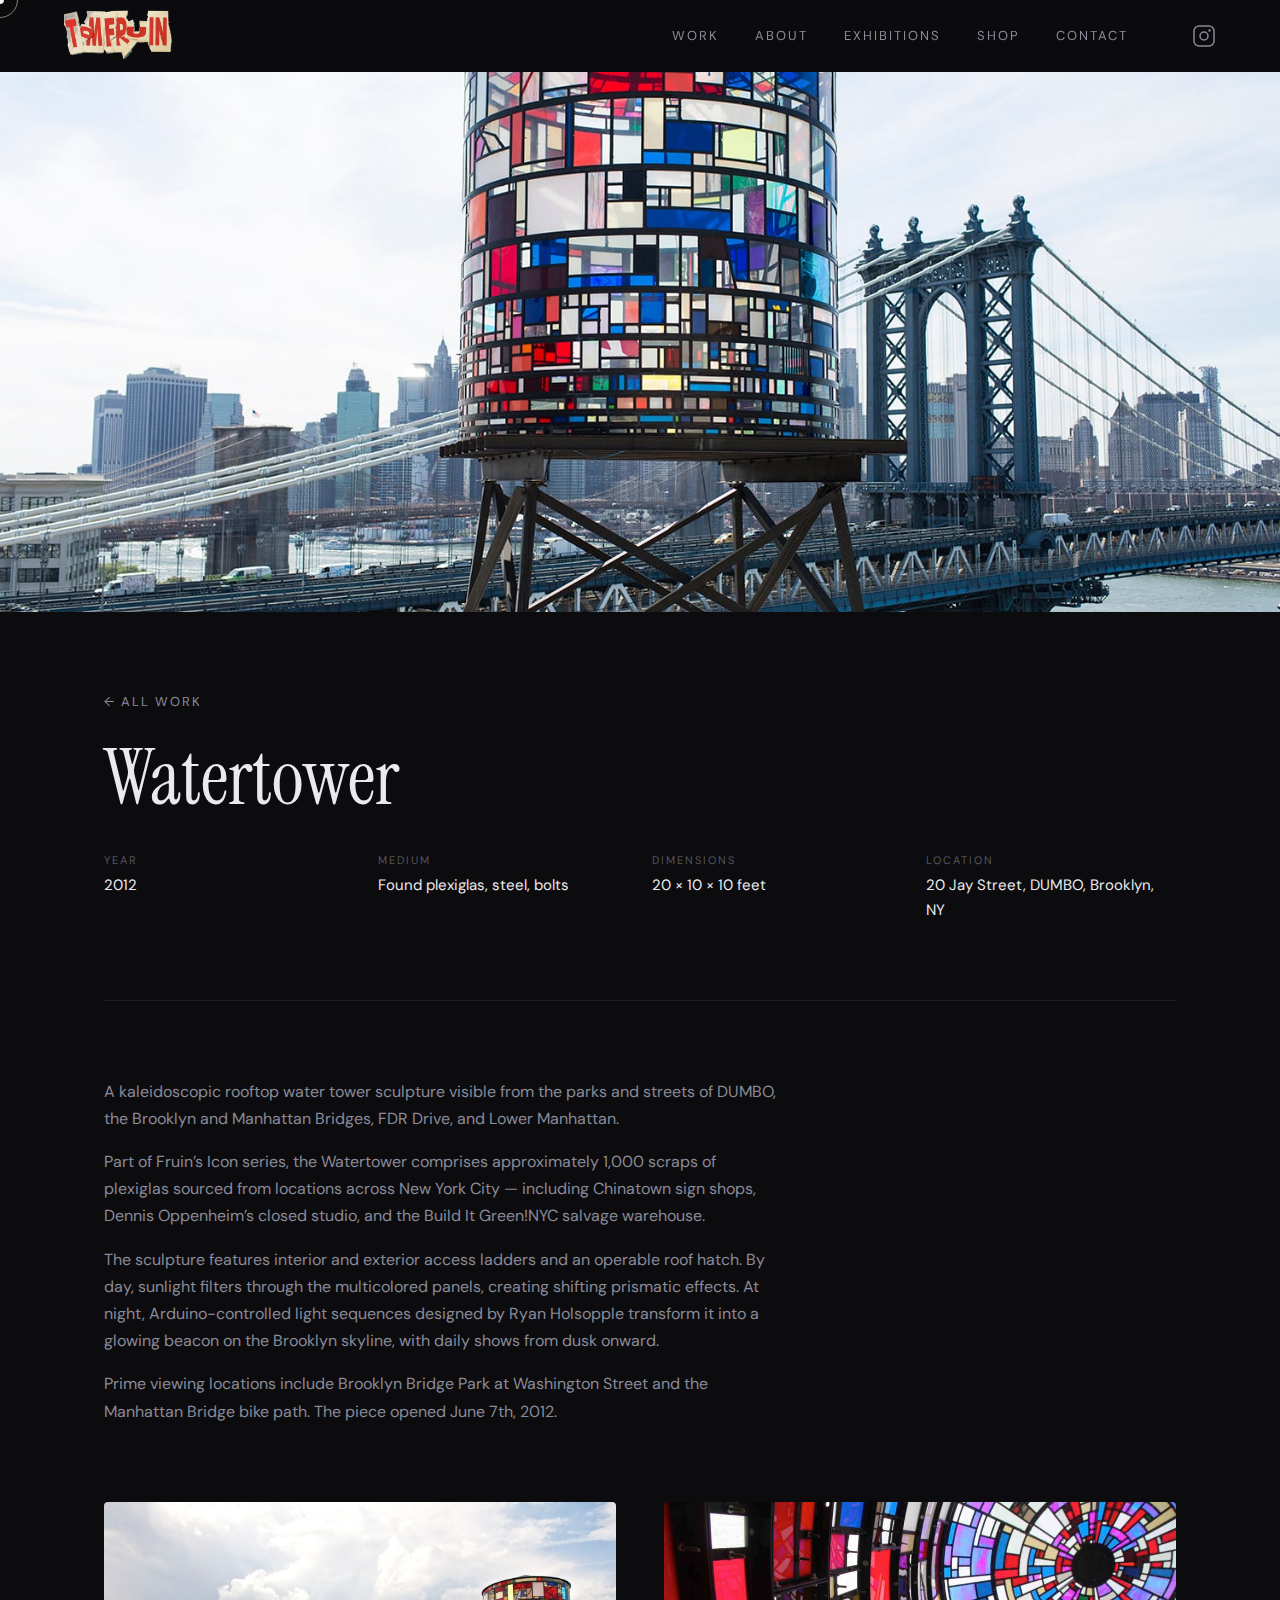
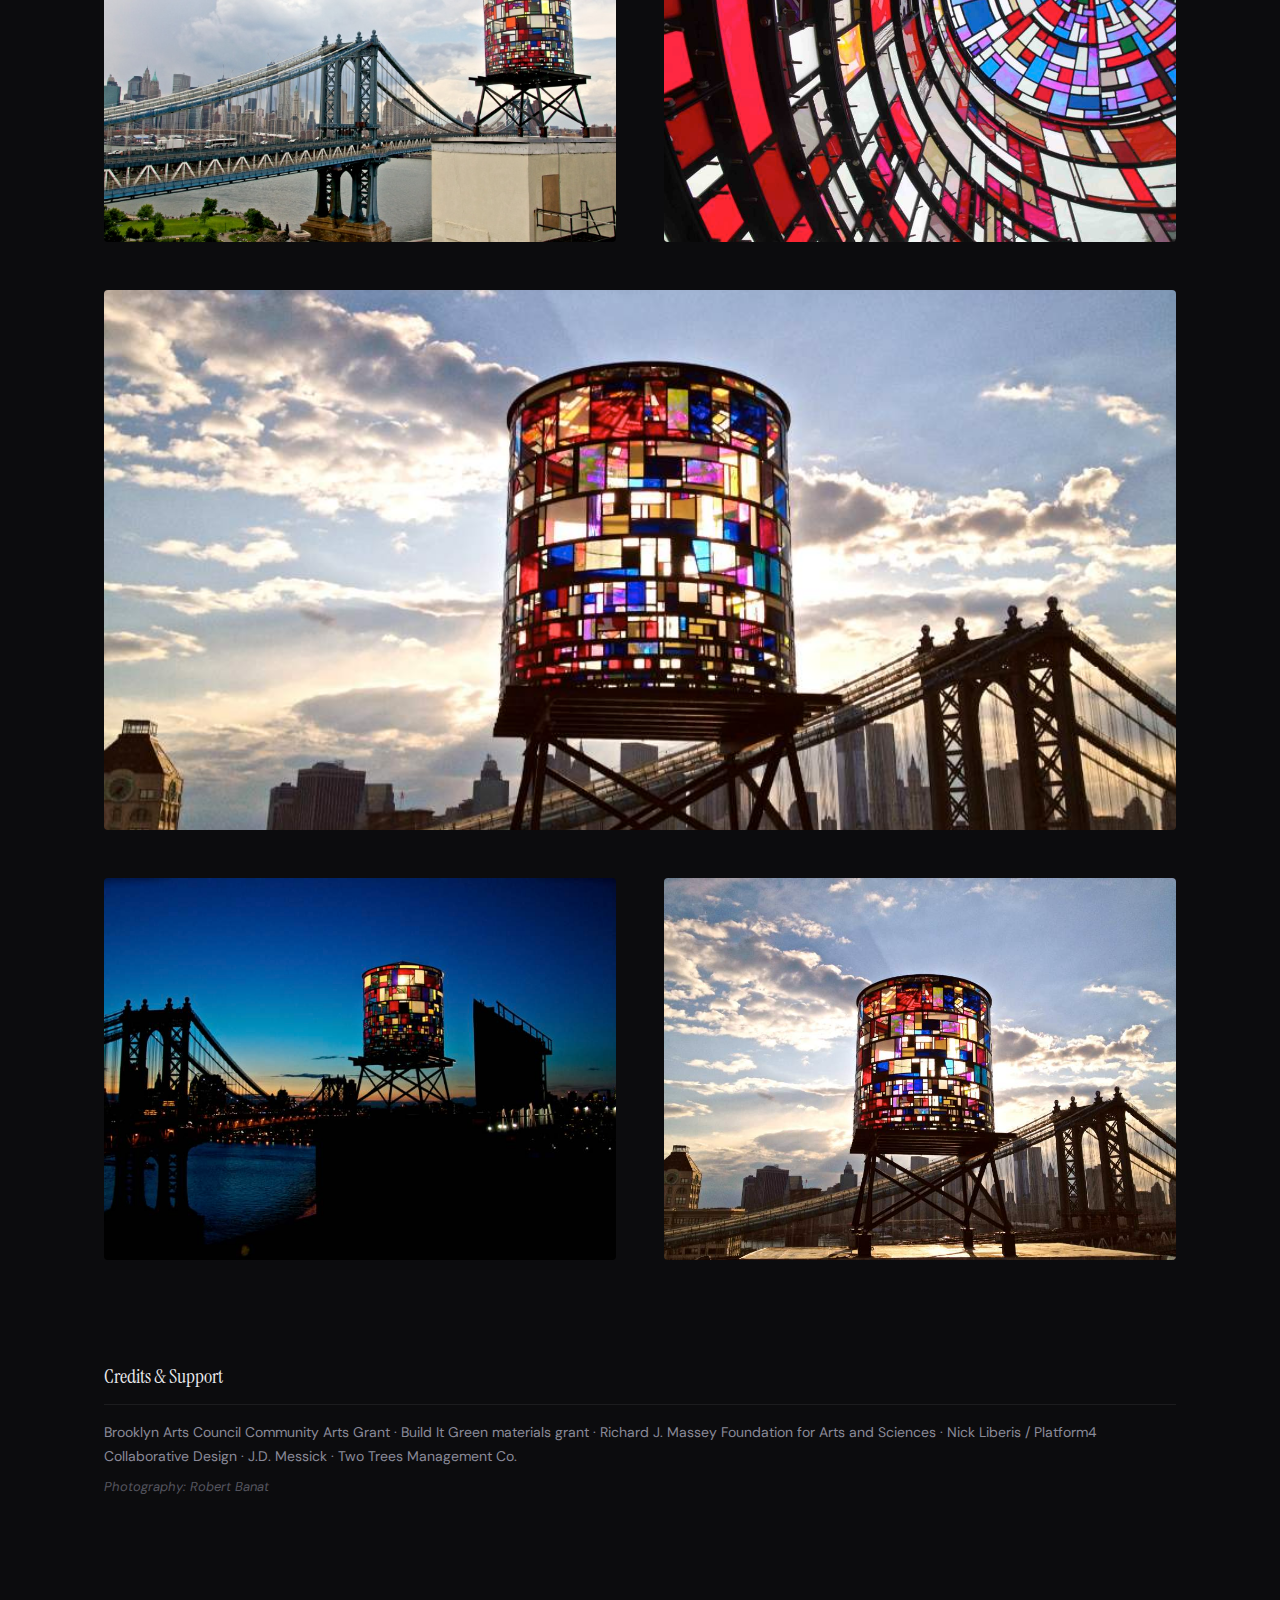
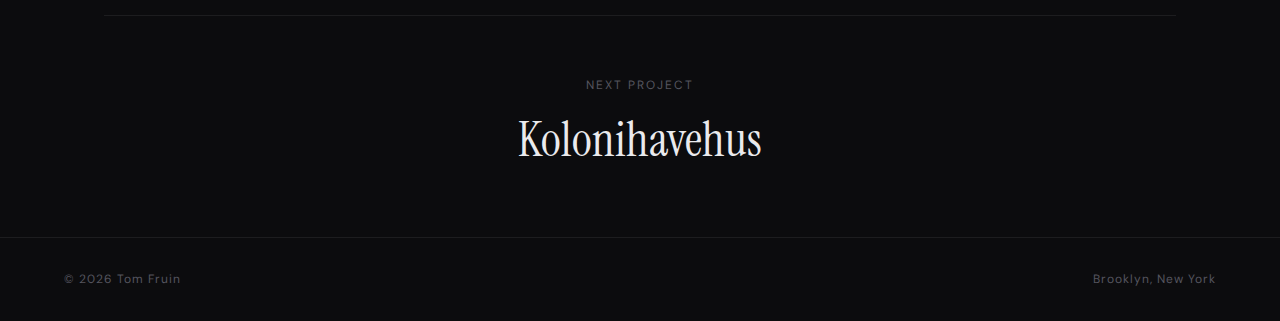
<file: tom-fruin/work/watertower.html>
<!DOCTYPE html>
<html lang="en">
<head>
  <meta charset="UTF-8" />
  <meta name="viewport" content="width=device-width, initial-scale=1.0" />
  <title>Watertower — Tom Fruin</title>
  <meta name="description" content="Watertower (2012) — A plexiglass and steel rooftop sculpture in DUMBO, Brooklyn, visible from the Brooklyn and Manhattan Bridges." />
  <link rel="preconnect" href="https://fonts.googleapis.com" />
  <link rel="preconnect" href="https://fonts.gstatic.com" crossorigin />
  <link href="https://fonts.googleapis.com/css2?family=DM+Sans:ital,opsz,wght@0,9..40,300;0,9..40,400;0,9..40,500;1,9..40,300;1,9..40,400&family=Instrument+Serif:ital@0;1&display=swap" rel="stylesheet" />
  <script type="module" crossorigin src="/tom-fruin/assets/main-BvQgmGkr.js"></script>
  <link rel="stylesheet" crossorigin href="/tom-fruin/assets/main-B3WDZR1Y.css">
  <link rel="stylesheet" crossorigin href="/tom-fruin/assets/subpage-RkzuX6Rt.css">
</head>
<body class="loaded">
  <div class="cursor" id="cursor"></div>
  <div class="cursor-follower" id="cursorFollower"></div>

  <header class="header scrolled" id="header">
    <a href="/tom-fruin/" class="header-logo">
      <img src="/tom-fruin/images/logo.png" alt="Tom Fruin" class="header-logo-img" />
    </a>
    <nav class="header-nav" id="headerNav">
      <a href="/tom-fruin/#work" class="nav-link">Work</a>
      <a href="/tom-fruin/#about" class="nav-link">About</a>
      <a href="/tom-fruin/#exhibitions" class="nav-link">Exhibitions</a>
      <a href="/tom-fruin/shop.html" class="nav-link">Shop</a>
      <a href="/tom-fruin/#contact" class="nav-link">Contact</a>
    </nav>
    <a href="https://www.instagram.com/tomfruin/" target="_blank" rel="noopener" class="header-ig">
      <svg viewBox="0 0 24 24" fill="none" stroke="currentColor" stroke-width="1.5"><rect x="2" y="2" width="20" height="20" rx="5" ry="5"/><circle cx="12" cy="12" r="4"/><circle cx="17.5" cy="6.5" r="0.5" fill="currentColor"/></svg>
    </a>
    <button class="header-menu-btn" id="menuBtn" aria-label="Menu">
      <span></span><span></span>
    </button>
  </header>

  <div class="mobile-menu" id="mobileMenu">
    <nav class="mobile-menu-nav">
      <a href="/tom-fruin/#work" class="mobile-link">Work</a>
      <a href="/tom-fruin/#about" class="mobile-link">About</a>
      <a href="/tom-fruin/#exhibitions" class="mobile-link">Exhibitions</a>
      <a href="/tom-fruin/shop.html" class="mobile-link">Shop</a>
      <a href="/tom-fruin/#contact" class="mobile-link">Contact</a>
    </nav>
  </div>

  <!-- Project Hero -->
  <section class="project-hero">
    <div class="project-hero-img">
      <img src="/tom-fruin/images/watertower-hero.jpg" alt="Watertower — DUMBO, Brooklyn rooftop" />
    </div>
  </section>

  <!-- Project Content -->
  <article class="project-content">
    <div class="project-header">
      <a href="/tom-fruin/#work" class="project-back">&larr; All Work</a>
      <h1 class="project-title">Watertower</h1>
      <div class="project-meta-grid">
        <div class="project-meta-item">
          <span class="meta-label">Year</span>
          <span class="meta-value">2012</span>
        </div>
        <div class="project-meta-item">
          <span class="meta-label">Medium</span>
          <span class="meta-value">Found plexiglas, steel, bolts</span>
        </div>
        <div class="project-meta-item">
          <span class="meta-label">Dimensions</span>
          <span class="meta-value">20 &times; 10 &times; 10 feet</span>
        </div>
        <div class="project-meta-item">
          <span class="meta-label">Location</span>
          <span class="meta-value">20 Jay Street, DUMBO, Brooklyn, NY</span>
        </div>
      </div>
    </div>

    <div class="project-body">
      <div class="project-text">
        <p class="project-lead">A kaleidoscopic rooftop water tower sculpture visible from the parks and streets of DUMBO, the Brooklyn and Manhattan Bridges, FDR Drive, and Lower Manhattan.</p>
        <p>Part of Fruin&rsquo;s Icon series, the Watertower comprises approximately 1,000 scraps of plexiglas sourced from locations across New York City &mdash; including Chinatown sign shops, Dennis Oppenheim&rsquo;s closed studio, and the Build It Green!NYC salvage warehouse.</p>
        <p>The sculpture features interior and exterior access ladders and an operable roof hatch. By day, sunlight filters through the multicolored panels, creating shifting prismatic effects. At night, Arduino-controlled light sequences designed by Ryan Holsopple transform it into a glowing beacon on the Brooklyn skyline, with daily shows from dusk onward.</p>
        <p>Prime viewing locations include Brooklyn Bridge Park at Washington Street and the Manhattan Bridge bike path. The piece opened June 7th, 2012.</p>
      </div>

      <div class="project-gallery">
        <div class="project-gallery-item">
          <img src="/tom-fruin/images/watertower-2.jpg" alt="Watertower with Manhattan Bridge" loading="lazy" />
        </div>
        <div class="project-gallery-item">
          <img src="/tom-fruin/images/watertower-3.jpg" alt="Watertower interior plexiglas detail" loading="lazy" />
        </div>
        <div class="project-gallery-item wide">
          <img src="/tom-fruin/images/watertower1.jpg" alt="Watertower backlit at golden hour" loading="lazy" />
        </div>
        <div class="project-gallery-item">
          <img src="/tom-fruin/images/watertower-4.jpg" alt="Watertower at dusk" loading="lazy" />
        </div>
        <div class="project-gallery-item">
          <img src="/tom-fruin/images/watertower-5.jpg" alt="Watertower at sunset with clouds" loading="lazy" />
        </div>
      </div>

      <div class="project-credits">
        <h3>Credits &amp; Support</h3>
        <p>Brooklyn Arts Council Community Arts Grant &middot; Build It Green materials grant &middot; Richard J. Massey Foundation for Arts and Sciences &middot; Nick Liberis / Platform4 Collaborative Design &middot; J.D. Messick &middot; Two Trees Management Co.</p>
        <p class="credit-photo">Photography: Robert Banat</p>
      </div>
    </div>

    <!-- Next Project -->
    <div class="project-next">
      <a href="/tom-fruin/work/kolonihavehus.html" class="project-next-link">
        <span class="project-next-label">Next Project</span>
        <span class="project-next-title">Kolonihavehus</span>
      </a>
    </div>
  </article>

  <footer class="footer">
    <div class="footer-inner">
      <span>&copy; 2026 Tom Fruin</span>
      <span>Brooklyn, New York</span>
    </div>
  </footer>

</body>
</html>
</file>
<file: music.css>
/* ============================================================
   WHEN IT DROPPED — Apple Music-Inspired Styles
   ============================================================ */

/* ── Search Section ──────────────────────────────────────── */
#search-section {
  min-height: 100vh;
  display: flex;
  align-items: center;
  justify-content: center;
  text-align: center;
  padding: 2rem;
  padding-top: var(--nav-height);
  background: var(--bg);
  position: relative;
  overflow: hidden;
}

#search-section::before {
  content: '';
  position: absolute;
  top: 50%;
  left: 50%;
  transform: translate(-50%, -50%);
  width: 700px;
  height: 700px;
  background: radial-gradient(circle, rgba(252, 60, 68, 0.08) 0%, transparent 65%);
  pointer-events: none;
}

.search-inner {
  max-width: 640px;
  width: 100%;
  position: relative;
  z-index: 1;
}

.app-eyebrow {
  font-family: var(--font-sans);
  font-size: 0.7rem;
  font-weight: 600;
  color: var(--accent);
  text-transform: uppercase;
  letter-spacing: 0.35em;
  margin-bottom: 1rem;
}

.app-title {
  font-family: var(--font-sans);
  font-size: clamp(3.5rem, 13vw, 8rem);
  font-weight: 700;
  color: var(--text);
  line-height: 0.92;
  letter-spacing: -0.04em;
  margin-bottom: 1.5rem;
}

.app-desc {
  font-family: var(--font-sans);
  font-size: 1.0625rem;
  color: var(--text-muted);
  margin-bottom: 2.5rem;
  line-height: 1.6;
}

.search-form { width: 100%; }

.search-fields {
  display: flex;
  gap: 0.75rem;
  flex-wrap: wrap;
  justify-content: center;
}

.input-wrap {
  flex: 1;
  min-width: 200px;
  position: relative;
}

.search-fields input {
  width: 100%;
  padding: 0.85rem 1.25rem;
  background: var(--bg-surface);
  border: 1.5px solid var(--border);
  color: var(--text);
  font-family: var(--font-sans);
  font-size: 0.9375rem;
  font-weight: 400;
  outline: none;
  border-radius: 12px;
  transition: background 0.15s, border-color 0.15s;
  box-sizing: border-box;
}

/* ── Autocomplete Dropdown ───────────────────────────────── */
.suggestions {
  position: absolute;
  top: calc(100% + 4px);
  left: 0;
  right: 0;
  background: var(--bg-surface);
  border: 1.5px solid var(--border);
  border-radius: 12px;
  z-index: 200;
  overflow: hidden;
  box-shadow: 0 8px 24px rgba(0,0,0,0.14);
}
.suggestions:empty { display: none; }

.suggestion-item {
  padding: 0.55rem 1.25rem;
  cursor: pointer;
  font-family: var(--font-sans);
  text-align: left;
  border-bottom: 1px solid var(--border);
  transition: background 0.1s;
}
.suggestion-item:last-child { border-bottom: none; }
.suggestion-item:hover { background: var(--bg); }
.sug-main { font-size: 0.875rem; color: var(--text); }
.sug-sub  { font-size: 0.75rem;  color: var(--text-muted); margin-top: 1px; }

/* ── Did You Mean ────────────────────────────────────────── */
.did-you-mean {
  margin-top: 1rem;
  font-family: var(--font-sans);
  font-size: 0.9rem;
  color: var(--text-muted);
}
.dym-btn {
  background: none;
  border: none;
  color: var(--accent);
  cursor: pointer;
  font-size: inherit;
  font-family: inherit;
  padding: 0;
  text-decoration: underline;
  text-underline-offset: 3px;
}

.search-fields input::placeholder { color: var(--text-muted); }

.search-fields input:focus {
  background: var(--bg);
  border-color: var(--accent);
  box-shadow: 0 0 0 3px rgba(252, 60, 68, 0.1);
}

/* ── Ghost Button ────────────────────────────────────────── */
.btn-ghost {
  font-family: var(--font-sans);
  font-size: 0.8125rem;
  font-weight: 500;
  color: var(--text-muted);
  background: none;
  border: none;
  cursor: pointer;
  padding: 0.25rem 0;
  white-space: nowrap;
  transition: color 0.15s;
  margin-top: 0.5rem;
  letter-spacing: -0.01em;
}

.btn-ghost:hover { color: var(--text); }

/* ── Section Header Row ──────────────────────────────────── */
.section-header-row {
  display: flex;
  align-items: flex-start;
  justify-content: space-between;
  margin-bottom: 1.5rem;
  gap: 1rem;
}

/* ── Picker Section ──────────────────────────────────────── */
#picker-section {
  padding: 80px 0;
  background: var(--bg);
  border-top: 1px solid var(--border);
}

.picker-item {
  display: flex;
  justify-content: space-between;
  align-items: center;
  padding: 1rem 1.25rem;
  background: var(--bg-surface);
  border: none;
  border-radius: 12px;
  margin-bottom: 0.5rem;
  cursor: pointer;
  transition: background 0.15s, transform 0.15s;
  gap: 1rem;
}

.picker-item:hover {
  background: #eaeaec;
  transform: translateX(4px);
}

.picker-item:last-child { margin-bottom: 0; }

.picker-left { min-width: 0; }

.picker-song {
  font-family: var(--font-sans);
  font-size: 1rem;
  font-weight: 600;
  color: var(--text);
  letter-spacing: -0.02em;
  white-space: nowrap;
  overflow: hidden;
  text-overflow: ellipsis;
}

.picker-artist {
  font-family: var(--font-sans);
  font-size: 0.8125rem;
  color: var(--text-muted);
  font-weight: 400;
  margin-top: 0.15rem;
}

.picker-right {
  text-align: right;
  flex-shrink: 0;
}

.picker-date {
  font-family: var(--font-sans);
  font-size: 0.75rem;
  color: var(--accent);
  font-weight: 600;
}

.picker-album {
  font-size: 0.7rem;
  color: var(--text-muted);
  margin-top: 0.1rem;
  font-style: italic;
}

/* ── Results Section ─────────────────────────────────────── */
#results-section {
  padding: 80px 0 120px;
  background: var(--bg);
  border-top: 1px solid var(--border);
}

/* Song Header */
.song-header { padding-bottom: 0; }

.song-header-title {
  font-family: var(--font-sans);
  font-size: clamp(2rem, 7vw, 4.5rem);
  font-weight: 700;
  color: var(--text);
  line-height: 0.95;
  letter-spacing: -0.04em;
  margin-bottom: 0.4rem;
}

.song-header-artist {
  font-family: var(--font-sans);
  font-size: 1rem;
  font-weight: 500;
  color: var(--text-muted);
  letter-spacing: -0.01em;
  margin-bottom: 0.25rem;
}

.song-header-date {
  font-family: var(--font-sans);
  font-size: 0.75rem;
  font-weight: 600;
  color: var(--accent);
  text-transform: uppercase;
  letter-spacing: 0.1em;
}

/* ── Load Progress Bar ───────────────────────────────────── */
#load-progress {
  width: 100%;
  height: 3px;
  background: var(--bg-surface);
  border-radius: 2px;
  margin-bottom: 1.5rem;
  overflow: hidden;
}

#load-bar {
  height: 100%;
  width: 0%;
  background: var(--accent);
  border-radius: 2px;
  transition: width 0.35s ease;
}

/* ── Results Grid ────────────────────────────────────────── */
.results-grid {
  display: grid;
  grid-template-columns: 1fr 1fr;
  gap: 1rem;
  margin-top: 2rem;
}

/* ── Panels ──────────────────────────────────────────────── */
.panel {
  background: var(--bg-surface);
  border-radius: 16px;
  display: flex;
  flex-direction: column;
  overflow: hidden;
  transition: transform 0.2s ease, box-shadow 0.2s ease;
}

.panel:hover {
  transform: translateY(-2px);
  box-shadow: var(--shadow-hover);
}

.panel-gold,
.panel-red,
.panel-green,
.panel-orange,
.panel-blue,
.panel-purple,
.panel-teal,
.panel-rose,
.panel-lime,
.panel-yellow,
.panel-indigo {
  border: none;
}

.panel-title {
  font-family: var(--font-sans);
  font-size: 0.65rem;
  font-weight: 700;
  text-transform: uppercase;
  letter-spacing: 0.12em;
  color: var(--accent);
  padding: 1rem 1.25rem 0.75rem;
  background: transparent;
  border-bottom: 1px solid var(--border);
}

.panel-body {
  padding: 1.25rem;
  font-size: 0.9rem;
  color: var(--text-muted);
  line-height: 1.7;
  flex: 1;
}

/* ── Loading State ───────────────────────────────────────── */
.loading {
  color: var(--text-muted);
  font-family: var(--font-sans);
  font-size: 0.75rem;
  text-transform: uppercase;
  letter-spacing: 0.12em;
  animation: pulse 1.4s ease-in-out infinite;
}

@keyframes pulse {
  0%, 100% { opacity: 1; }
  50%       { opacity: 0.3; }
}

/* ── Song Panel ──────────────────────────────────────────── */
.detail-block { margin-bottom: 1rem; }

.detail-label {
  font-family: var(--font-sans);
  font-size: 0.6rem;
  font-weight: 700;
  color: var(--accent);
  text-transform: uppercase;
  letter-spacing: 0.15em;
  margin-bottom: 0.2rem;
}

.detail-value {
  font-family: var(--font-sans);
  font-size: 0.9375rem;
  font-weight: 500;
  color: var(--text);
}

.wiki-extract {
  font-size: 0.875rem;
  line-height: 1.75;
  color: var(--text-muted);
  margin-top: 1.25rem;
  padding-top: 1.25rem;
  border-top: 1px solid var(--border);
}

.wiki-link {
  display: inline-block;
  margin-top: 0.75rem;
  font-family: var(--font-sans);
  font-size: 0.8rem;
  font-weight: 600;
  color: var(--accent);
  transition: opacity 0.15s;
}

.wiki-link:hover { opacity: 0.7; }

/* ── History Panel ───────────────────────────────────────── */
.history-event {
  padding: 0.8rem 0;
  border-bottom: 1px solid var(--border);
}

.history-event:first-child { padding-top: 0; }
.history-event:last-child  { border-bottom: none; }

.history-year {
  font-size: 0.7rem;
  font-weight: 700;
  letter-spacing: 0.05em;
  color: var(--accent);
  margin-bottom: 0.2rem;
  text-transform: uppercase;
}

.history-text {
  font-size: 0.875rem;
  color: var(--text-muted);
  line-height: 1.55;
}

/* ── Concurrent Releases Panel ───────────────────────────── */
.concurrent-item {
  display: flex;
  justify-content: space-between;
  align-items: center;
  gap: 0.5rem;
  padding: 0.8rem 0;
  border-bottom: 1px solid var(--border);
}

.concurrent-item:first-child { padding-top: 0; }
.concurrent-item:last-child  { border-bottom: none; }

.concurrent-info { flex: 1; min-width: 0; }

.concurrent-title {
  font-family: var(--font-sans);
  font-size: 0.9375rem;
  font-weight: 600;
  color: var(--text);
  letter-spacing: -0.01em;
  margin-bottom: 0.1rem;
}

.concurrent-artist {
  font-size: 0.8rem;
  color: var(--accent);
  font-weight: 500;
}

.concurrent-date {
  font-size: 0.7rem;
  color: var(--text-muted);
  margin-top: 0.1rem;
}

/* ── Artist Panel ────────────────────────────────────────── */
.artist-name {
  font-family: var(--font-sans);
  font-size: 1.5rem;
  font-weight: 700;
  color: var(--text);
  letter-spacing: -0.03em;
  line-height: 1;
  margin-bottom: 0.3rem;
}

.artist-origin {
  font-size: 0.8rem;
  color: var(--text-muted);
  letter-spacing: 0.02em;
  margin-bottom: 0.75rem;
}

.artist-photo {
  display: block;
  width: 120px;
  height: 120px;
  object-fit: cover;
  border-radius: 50%;
  margin: 0 auto 1rem;
}

/* ── TV Premieres Panel ──────────────────────────────────── */
.tv-item {
  display: flex;
  gap: 0.75rem;
  align-items: flex-start;
  padding: 0.8rem 0;
  border-bottom: 1px solid var(--border);
}

.tv-item:first-child { padding-top: 0; }
.tv-item:last-child  { border-bottom: none; }

.tv-title {
  font-family: var(--font-sans);
  font-size: 0.9375rem;
  font-weight: 600;
  color: var(--text);
  letter-spacing: -0.01em;
  margin-bottom: 0.1rem;
}

.tv-network {
  font-size: 0.8rem;
  color: var(--accent);
  font-weight: 500;
}

.tv-genre {
  font-size: 0.7rem;
  color: var(--text-muted);
  margin-top: 0.1rem;
  text-transform: uppercase;
  letter-spacing: 0.06em;
}

/* ── Movies Panel ────────────────────────────────────────── */
.movie-item {
  display: flex;
  gap: 0.75rem;
  align-items: flex-start;
  padding: 0.8rem 0;
  border-bottom: 1px solid var(--border);
}

.movie-item:first-child { padding-top: 0; }
.movie-item:last-child  { border-bottom: none; }

.movie-title {
  font-family: var(--font-sans);
  font-size: 0.9375rem;
  font-weight: 600;
  color: var(--text);
  letter-spacing: -0.01em;
  margin-bottom: 0.1rem;
}

.movie-director,
.movie-writer {
  font-size: 0.8rem;
  color: var(--text-muted);
  font-style: italic;
}

.movie-date {
  font-size: 0.7rem;
  color: var(--text-muted);
  margin-top: 0.1rem;
}

.tv-date {
  font-size: 0.7rem;
  color: var(--text-muted);
  margin-top: 0.1rem;
}

/* ── Mode Tabs ───────────────────────────────────────────── */
.mode-tabs {
  display: flex;
  gap: 0.5rem;
  margin-bottom: 1.5rem;
}

.mode-tab {
  padding: 0.4rem 1.2rem;
  border-radius: 999px;
  border: 1.5px solid var(--border);
  background: transparent;
  color: var(--text-muted);
  font-family: var(--font-mono);
  font-size: 0.8rem;
  font-weight: 600;
  letter-spacing: 0.06em;
  cursor: pointer;
  transition: all 0.15s ease;
}

.mode-tab.active,
.mode-tab:hover {
  background: var(--accent);
  border-color: var(--accent);
  color: #fff;
}

/* ── Media Hyperlinks (TV / Movie titles & posters) ─────── */
.media-link {
  color: inherit;
  text-decoration: none;
}

.media-link:hover {
  text-decoration: underline;
  text-underline-offset: 2px;
}

/* ── Cover / Poster Images ───────────────────────────────── */
.cover-img {
  display: block;
  width: 220px;
  height: 220px;
  object-fit: cover;
  border-radius: 10px;
  margin: 0 auto 1rem;
}

.item-poster {
  flex-shrink: 0;
  width: 54px;
  height: 76px;
  object-fit: cover;
  border-radius: 4px;
}

.tv-info,
.movie-info {
  flex: 1;
  min-width: 0;
}

/* ── Preview Button & Audio Player ──────────────────────── */
.preview-btn {
  flex-shrink: 0;
  width: 28px;
  height: 28px;
  border-radius: 50%;
  border: 1.5px solid var(--border);
  background: transparent;
  color: var(--text-muted);
  font-size: 0.7rem;
  cursor: pointer;
  display: flex;
  align-items: center;
  justify-content: center;
  transition: background 0.15s, color 0.15s, border-color 0.15s;
  padding: 0;
  line-height: 1;
}

.preview-btn:hover:not(:disabled) {
  background: var(--accent);
  border-color: var(--accent);
  color: #fff;
}

.preview-btn:disabled { opacity: 0.5; cursor: default; }

.preview-section {
  margin-top: 1.25rem;
  padding-top: 1.25rem;
  border-top: 1px solid var(--border);
}

.preview-audio {
  display: block;
  width: 100%;
  margin-top: 0.5rem;
  height: 36px;
  border-radius: 8px;
}

/* ── Charts Panel ────────────────────────────────────────── */
.chart-year-label {
  font-size: 0.7rem;
  font-weight: 600;
  color: var(--text-muted);
  text-transform: uppercase;
  letter-spacing: 0.1em;
  margin-bottom: 0.75rem;
}

.chart-item {
  display: flex;
  gap: 0.75rem;
  align-items: baseline;
  padding: 0.6rem 0;
  border-bottom: 1px solid var(--border);
}

.chart-item:first-of-type { padding-top: 0; }
.chart-item:last-child    { border-bottom: none; }

.chart-pos {
  flex-shrink: 0;
  width: 1.5rem;
  font-family: var(--font-mono);
  font-size: 0.7rem;
  font-weight: 700;
  color: var(--accent);
  text-align: right;
}

.chart-info { flex: 1; min-width: 0; }

.chart-title {
  font-family: var(--font-sans);
  font-size: 0.875rem;
  font-weight: 600;
  color: var(--text);
  letter-spacing: -0.01em;
  white-space: nowrap;
  overflow: hidden;
  text-overflow: ellipsis;
}

.chart-artist {
  font-size: 0.775rem;
  color: var(--text-muted);
  margin-top: 0.05rem;
  white-space: nowrap;
  overflow: hidden;
  text-overflow: ellipsis;
}

/* ── Books Panel ─────────────────────────────────────────── */
.book-item {
  display: flex;
  gap: 0.75rem;
  align-items: flex-start;
  padding: 0.8rem 0;
  border-bottom: 1px solid var(--border);
}

.book-item:first-child { padding-top: 0; }
.book-item:last-child  { border-bottom: none; }

.book-cover {
  flex-shrink: 0;
  width: 44px;
  height: 62px;
  object-fit: cover;
  border-radius: 3px;
}

.book-info { flex: 1; min-width: 0; }

.book-title {
  font-family: var(--font-sans);
  font-size: 0.9375rem;
  font-weight: 600;
  color: var(--text);
  letter-spacing: -0.01em;
  margin-bottom: 0.1rem;
}

.book-author {
  font-size: 0.8rem;
  color: var(--accent);
  font-weight: 500;
}

/* ── Broadway Panel ──────────────────────────────────────── */
.broadway-item {
  padding: 0.8rem 0;
  border-bottom: 1px solid var(--border);
}

.broadway-item:first-child { padding-top: 0; }
.broadway-item:last-child  { border-bottom: none; }

.broadway-title {
  font-family: var(--font-sans);
  font-size: 0.9375rem;
  font-weight: 600;
  color: var(--text);
  letter-spacing: -0.01em;
  margin-bottom: 0.1rem;
}

.broadway-date {
  font-size: 0.7rem;
  color: var(--text-muted);
  margin-top: 0.1rem;
}

/* ── Video Games Panel ───────────────────────────────────── */
.game-item {
  display: flex;
  gap: 0.75rem;
  align-items: flex-start;
  padding: 0.8rem 0;
  border-bottom: 1px solid var(--border);
}

.game-item:first-child { padding-top: 0; }
.game-item:last-child  { border-bottom: none; }

.game-img {
  flex-shrink: 0;
  width: 80px;
  height: 48px;
  object-fit: cover;
  border-radius: 4px;
}

.game-info { flex: 1; min-width: 0; }

.game-title {
  font-family: var(--font-sans);
  font-size: 0.9375rem;
  font-weight: 600;
  color: var(--text);
  letter-spacing: -0.01em;
  margin-bottom: 0.1rem;
}

.game-genre {
  font-size: 0.8rem;
  color: var(--accent);
  font-weight: 500;
}

.game-date {
  font-size: 0.7rem;
  color: var(--text-muted);
  margin-top: 0.1rem;
}

/* ── Met Museum Panel ────────────────────────────────────── */
.met-grid {
  display: grid;
  grid-template-columns: 1fr 1fr 1fr;
  gap: 0.6rem;
}

.met-item {
  display: flex;
  flex-direction: column;
  gap: 0.25rem;
  min-width: 0;
}

.met-img {
  width: 100%;
  aspect-ratio: 1;
  object-fit: cover;
  border-radius: 6px;
  display: block;
}

.met-title {
  font-family: var(--font-sans);
  font-size: 0.7rem;
  font-weight: 600;
  color: var(--text);
  white-space: nowrap;
  overflow: hidden;
  text-overflow: ellipsis;
}

.met-artist {
  font-size: 0.65rem;
  color: var(--accent);
  font-weight: 500;
  white-space: nowrap;
  overflow: hidden;
  text-overflow: ellipsis;
}

.met-date {
  font-size: 0.6rem;
  color: var(--text-muted);
  white-space: nowrap;
  overflow: hidden;
  text-overflow: ellipsis;
}

/* ── Utility ─────────────────────────────────────────────── */
.no-data {
  color: var(--text-muted);
  font-style: italic;
  font-size: 0.875rem;
}

.error-msg {
  color: var(--accent);
  font-size: 0.875rem;
}

/* ── Responsive ──────────────────────────────────────────── */
@media (max-width: 768px) {
  .results-grid {
    grid-template-columns: 1fr;
  }

  .search-fields {
    flex-direction: column;
    align-items: stretch;
  }

  .search-fields input { min-width: 100%; }

  .section-header-row {
    flex-direction: column-reverse;
  }
}

@media (max-width: 480px) {
  .picker-item {
    flex-direction: column;
    align-items: flex-start;
    gap: 0.5rem;
  }

  .picker-right { text-align: left; }
}
</file>
<file: tom-fruin/assets/main-DJqsj1Ea.css>
:root{--red: #E63946;--blue: #457B9D;--amber: #F4A261;--teal: #2A9D8F;--coral: #E76F51;--navy: #1D3557;--bg: #0C0C0E;--bg-alt: #111114;--fg: #EAEAED;--fg-muted: #8A8A99;--fg-dim: #55555F;--border: rgba(255,255,255,.07);--sans: "DM Sans", -apple-system, sans-serif;--serif: "Instrument Serif", Georgia, serif;--gutter: clamp(20px, 4vw, 48px);--page-px: clamp(20px, 5vw, 80px)}[data-theme=light]{--bg: #F5F2EE;--bg-alt: #EDE9E3;--fg: #1A1A1D;--fg-muted: #5C5C66;--fg-dim: #9999A3;--border: rgba(0,0,0,.08)}*,*:before,*:after{box-sizing:border-box;margin:0;padding:0}html{scroll-behavior:smooth;-webkit-text-size-adjust:100%}body{font-family:var(--sans);background:var(--bg);color:var(--fg);line-height:1.55;overflow-x:hidden;-webkit-font-smoothing:antialiased;cursor:none}@media(pointer:coarse){body{cursor:auto}}img{max-width:100%;height:auto;display:block}a{color:inherit;text-decoration:none}ul{list-style:none}button{border:none;background:none;cursor:none;font:inherit;color:inherit}@media(pointer:coarse){button{cursor:auto}}.cursor,.cursor-follower{display:none;position:fixed;top:0;left:0;pointer-events:none;z-index:9999;border-radius:50%;mix-blend-mode:difference}@media(pointer:fine){.cursor{display:block;width:8px;height:8px;background:#fff;transform:translate(-50%,-50%);transition:width .2s,height .2s,opacity .2s}.cursor-follower{display:block;width:36px;height:36px;border:1px solid rgba(255,255,255,.5);transform:translate(-50%,-50%);transition:width .35s cubic-bezier(.22,1,.36,1),height .35s cubic-bezier(.22,1,.36,1),border-color .3s}.cursor.hovering{width:14px;height:14px}.cursor-follower.hovering{width:56px;height:56px;border-color:var(--teal)}}.preloader{position:fixed;inset:0;z-index:10000;background:var(--bg);display:flex;align-items:center;justify-content:center;transition:opacity .6s .2s,visibility .6s .2s}.preloader.done{opacity:0;visibility:hidden;pointer-events:none}.preloader-inner{text-align:center}.preloader-shards{display:flex;gap:6px;justify-content:center;margin-bottom:24px}.preloader-shards span{width:10px;height:32px;background:var(--c);border-radius:2px;animation:shard 1.2s calc(var(--i) * .12s) ease-in-out infinite}@keyframes shard{0%,to{transform:scaleY(.4);opacity:.4}50%{transform:scaleY(1);opacity:1}}.preloader-text{font-family:var(--serif);font-size:16px;color:var(--fg-muted);letter-spacing:2px}.header{position:fixed;top:0;left:0;right:0;z-index:100;display:flex;align-items:center;padding:0 var(--page-px);height:72px;gap:32px;transition:background .4s,backdrop-filter .4s}.header.scrolled{background:#0c0c0ed9;backdrop-filter:blur(24px);-webkit-backdrop-filter:blur(24px)}.header-logo{display:flex;align-items:center;flex-shrink:0}.header-logo-img{height:52px;width:auto;object-fit:contain;transition:opacity .3s}.header-logo:hover .header-logo-img{opacity:.75}.header-nav{display:flex;gap:36px;margin-left:auto;margin-right:32px}.nav-link{font-size:13px;text-transform:uppercase;letter-spacing:2px;color:var(--fg-muted);transition:color .3s;position:relative}.nav-link:after{content:"";position:absolute;bottom:-3px;left:0;width:100%;height:1px;background:var(--teal);transform:scaleX(0);transform-origin:right;transition:transform .4s cubic-bezier(.22,1,.36,1)}.nav-link:hover{color:var(--fg)}.nav-link:hover:after{transform:scaleX(1);transform-origin:left}.header-ig{width:24px;height:24px;color:var(--fg-muted);transition:color .3s}.header-ig:hover{color:var(--fg)}.header-menu-btn{display:none;flex-direction:column;gap:6px;padding:6px 0;width:28px}.header-menu-btn span{display:block;height:1.5px;background:var(--fg);border-radius:2px;transition:transform .4s,opacity .3s}.header-menu-btn.open span:first-child{transform:translateY(3.75px) rotate(45deg)}.header-menu-btn.open span:last-child{transform:translateY(-3.75px) rotate(-45deg)}.mobile-menu{position:fixed;inset:0;z-index:99;background:var(--bg);display:flex;flex-direction:column;justify-content:center;align-items:center;opacity:0;visibility:hidden;transition:opacity .5s,visibility .5s}.mobile-menu.open{opacity:1;visibility:visible}.mobile-menu-nav{display:flex;flex-direction:column;gap:12px;text-align:center}.mobile-link{font-family:var(--serif);font-size:clamp(36px,8vw,56px);line-height:1.2;color:var(--fg);opacity:0;transform:translateY(30px);transition:opacity .5s,transform .5s,color .3s}.mobile-menu.open .mobile-link{opacity:1;transform:translateY(0)}.mobile-menu.open .mobile-link:nth-child(1){transition-delay:.1s}.mobile-menu.open .mobile-link:nth-child(2){transition-delay:.15s}.mobile-menu.open .mobile-link:nth-child(3){transition-delay:.2s}.mobile-menu.open .mobile-link:nth-child(4){transition-delay:.25s}.mobile-link:hover{color:var(--teal)}.mobile-menu-footer{margin-top:48px;display:flex;gap:24px}.mobile-menu-footer a{font-size:13px;color:var(--fg-muted);letter-spacing:1px;text-transform:uppercase;opacity:0;transition:opacity .5s .35s,color .3s}.mobile-menu.open .mobile-menu-footer a{opacity:1}.mobile-menu-footer a:hover{color:var(--fg)}.hero{position:relative;height:100vh;min-height:600px;display:flex;align-items:flex-end;padding:0 var(--page-px) 80px;overflow:hidden}.hero-visual{position:absolute;inset:0;z-index:0}.hero-image-wrap{width:100%;height:100%;overflow:hidden}.hero-image{width:100%;height:100%;object-fit:cover;filter:brightness(.65) saturate(1.2);transform:scale(1.1);transition:transform 8s cubic-bezier(.22,1,.36,1)}body.loaded .hero-image{transform:scale(1)}.hero-image-tint{position:absolute;inset:0;background:linear-gradient(to top,var(--bg) 0%,rgba(12,12,14,.5) 35%,rgba(12,12,14,.05) 65%,rgba(12,12,14,.15) 100%)}.hero-content{position:relative;z-index:1;max-width:900px}.hero-title{font-family:var(--serif);font-size:clamp(42px,7.5vw,96px);font-weight:400;line-height:1.05;letter-spacing:-1px;margin-bottom:24px}.hero-title em{font-style:italic;background:linear-gradient(135deg,var(--amber),var(--red),var(--teal));-webkit-background-clip:text;-webkit-text-fill-color:transparent;background-clip:text}.hero-line{display:block;overflow:hidden;padding-bottom:.15em;margin-bottom:-.15em}.hero-line-inner{display:block;transform:translateY(110%);transition:transform 1s cubic-bezier(.22,1,.36,1)}body.loaded .hero-line-inner{transform:translateY(0)}body.loaded .hero-line:nth-child(2) .hero-line-inner{transition-delay:.15s}.hero-meta{display:flex;align-items:center;gap:16px;opacity:0;transform:translateY(16px);transition:opacity .8s .6s,transform .8s .6s}body.loaded .hero-meta{opacity:1;transform:translateY(0)}.hero-meta-text{font-size:13px;letter-spacing:2px;text-transform:uppercase;color:var(--fg-muted)}.hero-meta-divider{width:32px;height:1px;background:var(--fg-dim)}.hero-scroll{position:absolute;bottom:32px;right:var(--page-px);display:flex;flex-direction:column;align-items:center;gap:8px;z-index:1}.hero-scroll-text{writing-mode:vertical-rl;font-size:11px;letter-spacing:3px;text-transform:uppercase;color:var(--fg-dim)}.hero-scroll-line{width:1px;height:48px;background:linear-gradient(to bottom,var(--fg-dim),transparent);animation:pulse-line 2.5s ease-in-out infinite}@keyframes pulse-line{0%,to{opacity:.3;transform:scaleY(.7)}50%{opacity:1;transform:scaleY(1)}}.marquee{padding:28px 0;border-top:1px solid var(--border);border-bottom:1px solid var(--border);overflow:hidden}.marquee-track{display:flex;gap:32px;align-items:center;white-space:nowrap;animation:marquee-scroll 30s linear infinite;font-family:var(--serif);font-size:clamp(18px,2.5vw,28px);font-style:italic;color:var(--fg-dim)}.marquee-dot{width:6px;height:6px;border-radius:50%;background:var(--teal);flex-shrink:0;opacity:.5}@keyframes marquee-scroll{0%{transform:translate(0)}to{transform:translate(-50%)}}.section{padding:clamp(80px,12vw,160px) var(--page-px)}.section-header{margin-bottom:clamp(48px,6vw,80px);max-width:720px}.section-label{display:inline-block;font-size:12px;letter-spacing:3px;text-transform:uppercase;color:var(--teal);margin-bottom:16px}.section-heading{font-family:var(--serif);font-size:clamp(32px,5vw,64px);font-weight:400;line-height:1.15;color:var(--fg)}.section-heading em{font-style:italic;color:var(--amber)}.masonry{columns:2;column-gap:var(--gutter)}.masonry-item{display:block;break-inside:avoid;margin-bottom:var(--gutter);position:relative;overflow:hidden;border-radius:4px}.masonry-img{overflow:hidden;border-radius:4px}.masonry-img img{width:100%;display:block;filter:blur(8px);transform:scale(1.06);transition:filter 1s cubic-bezier(.165,.84,.44,1),transform 5s cubic-bezier(.22,1,.36,1)}.masonry-item.revealed .masonry-img img{filter:blur(0);transform:scale(1)}.masonry-item:hover .masonry-img img{transform:scale(1.04);transition:transform .8s cubic-bezier(.22,1,.36,1)}.masonry-caption{padding:16px 0;opacity:0;transform:translateY(8px);transition:opacity .6s .2s,transform .6s .2s}.masonry-item.revealed .masonry-caption{opacity:1;transform:translateY(0)}.masonry-caption h3{font-family:var(--serif);font-size:20px;font-weight:400;margin-bottom:2px}.masonry-caption span{font-size:13px;color:var(--fg-muted);letter-spacing:.5px}.masonry-item.size-sm .masonry-img{aspect-ratio:4/3}.masonry-item.size-md .masonry-img,.masonry-item.size-lg .masonry-img{aspect-ratio:3/4}.masonry-item.size-xl .masonry-img{aspect-ratio:16/9}.masonry-item.size-sm .masonry-img img,.masonry-item.size-md .masonry-img img,.masonry-item.size-lg .masonry-img img,.masonry-item.size-xl .masonry-img img{width:100%;height:100%;object-fit:cover}.interstitial{padding:clamp(80px,12vw,160px) var(--page-px);border-top:1px solid var(--border);border-bottom:1px solid var(--border);display:flex;justify-content:center}.big-quote{max-width:800px;text-align:center}.big-quote p{font-family:var(--serif);font-size:clamp(24px,4vw,48px);font-weight:400;font-style:italic;line-height:1.3;color:var(--fg);margin-bottom:24px}.big-quote cite{font-family:var(--sans);font-size:13px;font-style:normal;letter-spacing:2px;text-transform:uppercase;color:var(--fg-muted)}.about-section{overflow:hidden}.about-layout{display:grid;grid-template-columns:.85fr 1fr;gap:clamp(40px,6vw,100px);align-items:start}.about-portrait{position:relative;border-radius:4px;overflow:hidden;aspect-ratio:2/3}.about-portrait img{width:100%;height:100%;object-fit:cover;filter:blur(6px);transform:scale(1.04);transition:filter 1s,transform 1.2s cubic-bezier(.22,1,.36,1)}.about-portrait.revealed img{filter:blur(0);transform:scale(1)}.about-credit{position:absolute;bottom:12px;right:12px;font-size:11px;color:#ffffff80;background:#0006;padding:4px 10px;border-radius:3px}.about-heading{font-family:var(--serif);font-size:clamp(36px,5vw,72px);font-weight:400;line-height:1.1;margin-bottom:32px}.about-bio p{font-size:16px;line-height:1.7;color:var(--fg-muted);margin-bottom:16px}.about-bio p:first-child{font-size:18px;color:var(--fg);line-height:1.6}.about-stats{display:flex;gap:48px;margin-top:40px;padding-top:32px;border-top:1px solid var(--border)}.stat-num{display:block;font-family:var(--serif);font-size:36px;color:var(--amber);line-height:1;margin-bottom:4px}.stat-label{font-size:12px;letter-spacing:1px;text-transform:uppercase;color:var(--fg-muted)}.ex-grid{display:grid;grid-template-columns:1fr 1fr;gap:clamp(32px,5vw,80px)}.ex-col-title{font-family:var(--serif);font-size:24px;font-weight:400;margin-bottom:24px;padding-bottom:16px;border-bottom:1px solid var(--border)}.ex-row{display:flex;gap:20px;padding:14px 0;border-bottom:1px solid var(--border);font-size:15px;transition:transform .3s,padding-left .3s}.ex-row:hover{transform:translate(4px)}.ex-date{font-size:13px;color:var(--fg-dim);min-width:40px;letter-spacing:1px;padding-top:2px}.ex-place{color:var(--fg-muted);font-size:13px}.ex-press-strip{margin-top:clamp(48px,6vw,80px);padding-top:32px;border-top:1px solid var(--border);text-align:center}.ex-press-strip p{font-size:15px;color:var(--fg-muted)}.ex-press-strip em{font-family:var(--serif);color:var(--fg)}.contact-section{background:var(--bg-alt)}.contact-layout{display:grid;grid-template-columns:1.2fr 1fr;gap:clamp(40px,6vw,120px);align-items:start}.contact-heading{font-family:var(--serif);font-size:clamp(40px,6vw,80px);font-weight:400;line-height:1.1;margin-bottom:32px}.contact-heading em{font-style:italic;background:linear-gradient(135deg,var(--red),var(--amber),var(--teal));-webkit-background-clip:text;-webkit-text-fill-color:transparent;background-clip:text}.contact-email{display:inline-block;font-size:clamp(18px,2.5vw,28px);color:var(--fg);border-bottom:1px solid var(--fg-dim);padding-bottom:4px;transition:border-color .3s,color .3s}.contact-email:hover{color:var(--teal);border-color:var(--teal)}.contact-right{display:flex;flex-direction:column;gap:32px;padding-top:8px}.contact-block h4{font-size:12px;letter-spacing:2px;text-transform:uppercase;color:var(--fg-dim);margin-bottom:8px}.contact-block p,.contact-block a{display:block;font-size:15px;color:var(--fg-muted);line-height:1.7;transition:color .3s}.contact-block a:hover{color:var(--teal)}.footer{padding:32px var(--page-px);border-top:1px solid var(--border)}.footer-inner{display:flex;justify-content:space-between;align-items:center;font-size:12px;color:var(--fg-dim);letter-spacing:1px}.theme-toggle{display:flex;align-items:center;justify-content:center;width:36px;height:36px;border-radius:50%;border:1px solid var(--border);color:var(--fg-muted);transition:color .3s,border-color .3s,background .3s;cursor:pointer}@media(pointer:fine){.theme-toggle{cursor:none}}.theme-toggle:hover{color:var(--fg);border-color:var(--fg-muted);background:var(--bg-alt)}.lightbox{position:fixed;inset:0;z-index:200;display:flex;align-items:center;justify-content:center;flex-direction:column;background:#000000f0;-webkit-backdrop-filter:blur(30px);backdrop-filter:blur(30px);opacity:0;visibility:hidden;transition:opacity .5s,visibility .5s}.lightbox.open{opacity:1;visibility:visible}.lightbox-close{position:absolute;top:24px;right:28px;font-size:32px;color:var(--fg-muted);transition:color .3s;cursor:none}@media(pointer:coarse){.lightbox-close{cursor:auto}}.lightbox-close:hover{color:var(--fg)}.lightbox-img{max-width:88vw;max-height:80vh;object-fit:contain;border-radius:4px}.lightbox-info{margin-top:16px;font-size:14px;color:var(--fg-muted);text-align:center}[data-theme=light] .header.scrolled{background:#f5f2eee0}[data-theme=light] .hero-image{filter:brightness(.8) saturate(1.15)}[data-theme=light] .hero-image-tint{background:linear-gradient(to top,var(--bg) 0%,rgba(245,242,238,.4) 35%,rgba(245,242,238,0) 65%,rgba(245,242,238,.1) 100%)}[data-theme=light] .marquee{border-color:var(--border)}[data-theme=light] .masonry-img{border-radius:6px;box-shadow:0 2px 16px #00000014}[data-theme=light] .interstitial{border-color:var(--border)}[data-theme=light] .lightbox{background:#f5f2eef5}[data-theme=light] .preloader,[data-theme=light] .mobile-menu{background:var(--bg)}[data-theme=light] .cursor,[data-theme=light] .cursor-follower{display:none!important}[data-theme=light] body,[data-theme=light] button,[data-theme=light] .lightbox-close{cursor:auto}[data-reveal]{opacity:0;transform:translateY(32px);transition:opacity .8s cubic-bezier(.22,1,.36,1),transform .8s cubic-bezier(.22,1,.36,1)}[data-reveal].revealed{opacity:1;transform:translateY(0)}@media(max-width:1024px){.about-layout{grid-template-columns:1fr;gap:40px}.about-portrait{aspect-ratio:3/2;max-height:50vh}.contact-layout{grid-template-columns:1fr;gap:48px}}@media(max-width:768px){.header-nav{display:none}.header-menu-btn{display:flex;margin-left:auto}.header-ig{display:none}.hero{padding-bottom:60px;align-items:flex-end}.hero-scroll{display:none}.masonry{columns:1}.ex-grid{grid-template-columns:1fr;gap:48px}.about-stats{gap:32px}.stat-num{font-size:28px}.footer-inner{flex-direction:column;gap:8px;text-align:center}}@media(max-width:480px){.hero-title{letter-spacing:0}.about-stats{flex-wrap:wrap;gap:24px}.contact-heading{font-size:36px}}@media(prefers-reduced-motion:reduce){*,*:before,*:after{animation-duration:.01ms!important;transition-duration:.01ms!important}[data-reveal]{opacity:1;transform:none}.hero-line-inner{transform:none}.masonry-img img{filter:none;transform:none}html{scroll-behavior:auto}}
</file>
<file: tom-fruin/assets/subpage-RkzuX6Rt.css>
.project-hero{padding-top:72px;overflow:hidden}.project-hero-img{width:100%;height:60vh;min-height:300px;overflow:hidden}.project-hero-img img{width:100%;height:100%;object-fit:cover}.project-content{padding:0 var(--page-px);max-width:1200px;margin:0 auto}.project-header{padding:clamp(40px,6vw,80px) 0;border-bottom:1px solid var(--border)}.project-back{display:inline-block;font-size:13px;letter-spacing:2px;text-transform:uppercase;color:var(--fg-muted);margin-bottom:24px;transition:color .3s}.project-back:hover{color:var(--teal)}.project-title{font-family:var(--serif);font-size:clamp(40px,6vw,80px);font-weight:400;line-height:1.1;margin-bottom:32px}.project-meta-grid{display:grid;grid-template-columns:repeat(auto-fit,minmax(180px,1fr));gap:24px}.meta-label{display:block;font-size:11px;letter-spacing:2px;text-transform:uppercase;color:var(--fg-dim);margin-bottom:4px}.meta-value{font-size:15px;color:var(--fg)}.project-body{padding:clamp(40px,6vw,80px) 0}.project-text{max-width:680px;margin-bottom:clamp(48px,6vw,80px)}.project-lead{font-size:clamp(18px,2.5vw,22px);color:var(--fg);line-height:1.5;margin-bottom:20px}.project-text p{font-size:16px;line-height:1.7;color:var(--fg-muted);margin-bottom:16px}.project-quote{font-family:var(--serif);font-size:clamp(18px,2.5vw,24px);font-style:italic;color:var(--fg);padding:24px 0 24px 24px;border-left:2px solid var(--amber);margin:32px 0;line-height:1.4}.project-gallery{display:grid;grid-template-columns:1fr 1fr;gap:var(--gutter);margin-bottom:clamp(48px,6vw,80px)}.project-gallery-item{border-radius:4px;overflow:hidden}.project-gallery-item img{width:100%;height:100%;object-fit:cover;transition:transform .6s cubic-bezier(.22,1,.36,1)}.project-gallery-item:hover img{transform:scale(1.03)}.project-gallery-item.wide{grid-column:1 / -1}.project-gallery-item.wide img{max-height:60vh}.project-exhibition-history{margin-bottom:clamp(40px,5vw,60px)}.project-exhibition-history h3,.project-credits h3{font-family:var(--serif);font-size:20px;font-weight:400;margin-bottom:16px;padding-bottom:12px;border-bottom:1px solid var(--border)}.project-exhibition-history ul{list-style:none}.project-exhibition-history li{padding:10px 0;border-bottom:1px solid var(--border);font-size:15px;color:var(--fg-muted)}.project-exhibition-history li strong{color:var(--fg);font-weight:500}.project-credits{padding-top:24px;margin-bottom:40px}.project-credits p{font-size:14px;color:var(--fg-muted);line-height:1.7}.credit-photo{margin-top:8px;font-size:13px!important;color:var(--fg-dim)!important;font-style:italic}.project-next{border-top:1px solid var(--border);padding:clamp(40px,5vw,60px) 0;text-align:center}.project-next-link{display:inline-block;transition:transform .3s}.project-next-link:hover{transform:translateY(-2px)}.project-next-label{display:block;font-size:12px;letter-spacing:2px;text-transform:uppercase;color:var(--fg-dim);margin-bottom:8px}.project-next-title{font-family:var(--serif);font-size:clamp(28px,4vw,48px);font-weight:400;color:var(--fg);transition:color .3s}.project-next-link:hover .project-next-title{color:var(--teal)}.shop-page{padding:calc(72px + clamp(40px,6vw,80px)) var(--page-px) clamp(60px,8vw,120px);max-width:1200px;margin:0 auto}.shop-header{margin-bottom:clamp(48px,6vw,80px)}.shop-heading{font-family:var(--serif);font-size:clamp(32px,5vw,56px);font-weight:400;line-height:1.15;color:var(--fg)}.shop-heading em{font-style:italic;color:var(--amber)}.shop-grid{display:grid;grid-template-columns:repeat(auto-fill,minmax(320px,1fr));gap:var(--gutter);margin-bottom:clamp(60px,8vw,100px)}.shop-item{background:#ffffff08;border:1px solid var(--border);border-radius:8px;overflow:hidden;transition:border-color .3s,transform .3s}.shop-item:hover{border-color:#ffffff1f;transform:translateY(-2px)}.shop-item-img{position:relative;aspect-ratio:1;overflow:hidden;background:var(--bg-alt)}.shop-item-img img{width:100%;height:100%;object-fit:contain;padding:24px;transition:transform .6s}.shop-item:hover .shop-item-img img{transform:scale(1.05)}.shop-badge{position:absolute;top:12px;left:12px;font-size:11px;letter-spacing:1px;text-transform:uppercase;padding:5px 12px;border-radius:50px;background:#e6394626;color:var(--red);border:1px solid rgba(230,57,70,.25)}.shop-item-info{padding:24px}.shop-item-info h2{font-family:var(--serif);font-size:22px;font-weight:400;margin-bottom:4px}.shop-price{font-family:var(--sans);font-size:18px;color:var(--amber);margin-bottom:12px}.shop-desc{font-size:14px;color:var(--fg-muted);line-height:1.6;margin-bottom:16px}.shop-features{list-style:none;margin-bottom:20px}.shop-features li{font-size:13px;color:var(--fg-dim);padding:4px 0 4px 16px;position:relative}.shop-features li:before{content:"—";position:absolute;left:0;color:var(--teal)}.shop-btn{display:inline-block;padding:12px 28px;border:1px solid var(--border);border-radius:50px;font-size:13px;letter-spacing:1px;text-transform:uppercase;color:var(--fg-muted);transition:all .3s;cursor:not-allowed;opacity:.6}.placeholder-img{display:flex;align-items:center;justify-content:center;background:linear-gradient(135deg,#ffffff05,#ffffff0d)}.placeholder-content{display:flex;flex-direction:column;align-items:center;gap:12px;color:var(--fg-dim)}.placeholder-icon{font-size:48px;opacity:.3}.placeholder-content span:last-child{font-size:13px;letter-spacing:1px;text-transform:uppercase}.shop-process{max-width:640px;padding-top:40px;border-top:1px solid var(--border)}.shop-process h3{font-family:var(--serif);font-size:20px;font-weight:400;margin-bottom:12px}.shop-process p{font-size:15px;color:var(--fg-muted);line-height:1.7}@media(max-width:768px){.project-gallery{grid-template-columns:1fr}.project-meta-grid{grid-template-columns:1fr 1fr}.shop-grid{grid-template-columns:1fr}}@media(max-width:480px){.project-meta-grid{grid-template-columns:1fr}}
</file>
<file: tom-fruin/assets/main-D2-6c6Sx.css>
:root{--red: #E63946;--blue: #457B9D;--amber: #F4A261;--teal: #2A9D8F;--coral: #E76F51;--navy: #1D3557;--bg: #0C0C0E;--bg-alt: #111114;--fg: #EAEAED;--fg-muted: #8A8A99;--fg-dim: #55555F;--border: rgba(255,255,255,.07);--sans: "DM Sans", -apple-system, sans-serif;--serif: "Instrument Serif", Georgia, serif;--gutter: clamp(20px, 4vw, 48px);--page-px: clamp(20px, 5vw, 80px)}*,*:before,*:after{box-sizing:border-box;margin:0;padding:0}html{scroll-behavior:smooth;-webkit-text-size-adjust:100%}body{font-family:var(--sans);background:var(--bg);color:var(--fg);line-height:1.55;overflow-x:hidden;-webkit-font-smoothing:antialiased;cursor:none}@media(pointer:coarse){body{cursor:auto}}img{max-width:100%;height:auto;display:block}a{color:inherit;text-decoration:none}ul{list-style:none}button{border:none;background:none;cursor:none;font:inherit;color:inherit}@media(pointer:coarse){button{cursor:auto}}.cursor,.cursor-follower{display:none;position:fixed;top:0;left:0;pointer-events:none;z-index:9999;border-radius:50%;mix-blend-mode:difference}@media(pointer:fine){.cursor{display:block;width:8px;height:8px;background:#fff;transform:translate(-50%,-50%);transition:width .2s,height .2s,opacity .2s}.cursor-follower{display:block;width:36px;height:36px;border:1px solid rgba(255,255,255,.5);transform:translate(-50%,-50%);transition:width .35s cubic-bezier(.22,1,.36,1),height .35s cubic-bezier(.22,1,.36,1),border-color .3s}.cursor.hovering{width:14px;height:14px}.cursor-follower.hovering{width:56px;height:56px;border-color:var(--teal)}}.preloader{position:fixed;inset:0;z-index:10000;background:var(--bg);display:flex;align-items:center;justify-content:center;transition:opacity .6s .2s,visibility .6s .2s}.preloader.done{opacity:0;visibility:hidden;pointer-events:none}.preloader-inner{text-align:center}.preloader-shards{display:flex;gap:6px;justify-content:center;margin-bottom:24px}.preloader-shards span{width:10px;height:32px;background:var(--c);border-radius:2px;animation:shard 1.2s calc(var(--i) * .12s) ease-in-out infinite}@keyframes shard{0%,to{transform:scaleY(.4);opacity:.4}50%{transform:scaleY(1);opacity:1}}.preloader-text{font-family:var(--serif);font-size:16px;color:var(--fg-muted);letter-spacing:2px}.header{position:fixed;top:0;left:0;right:0;z-index:100;display:flex;align-items:center;padding:0 var(--page-px);height:72px;gap:32px;transition:background .4s,backdrop-filter .4s}.header.scrolled{background:#0c0c0ed9;backdrop-filter:blur(24px);-webkit-backdrop-filter:blur(24px)}.header-logo{display:flex;align-items:center;flex-shrink:0}.header-logo-img{height:52px;width:auto;object-fit:contain;transition:opacity .3s}.header-logo:hover .header-logo-img{opacity:.75}.header-nav{display:flex;gap:36px;margin-left:auto;margin-right:32px}.nav-link{font-size:13px;text-transform:uppercase;letter-spacing:2px;color:var(--fg-muted);transition:color .3s;position:relative}.nav-link:after{content:"";position:absolute;bottom:-3px;left:0;width:100%;height:1px;background:var(--teal);transform:scaleX(0);transform-origin:right;transition:transform .4s cubic-bezier(.22,1,.36,1)}.nav-link:hover{color:var(--fg)}.nav-link:hover:after{transform:scaleX(1);transform-origin:left}.header-ig{width:24px;height:24px;color:var(--fg-muted);transition:color .3s}.header-ig:hover{color:var(--fg)}.header-menu-btn{display:none;flex-direction:column;gap:6px;padding:6px 0;width:28px}.header-menu-btn span{display:block;height:1.5px;background:var(--fg);border-radius:2px;transition:transform .4s,opacity .3s}.header-menu-btn.open span:first-child{transform:translateY(3.75px) rotate(45deg)}.header-menu-btn.open span:last-child{transform:translateY(-3.75px) rotate(-45deg)}.mobile-menu{position:fixed;inset:0;z-index:99;background:var(--bg);display:flex;flex-direction:column;justify-content:center;align-items:center;opacity:0;visibility:hidden;transition:opacity .5s,visibility .5s}.mobile-menu.open{opacity:1;visibility:visible}.mobile-menu-nav{display:flex;flex-direction:column;gap:12px;text-align:center}.mobile-link{font-family:var(--serif);font-size:clamp(36px,8vw,56px);line-height:1.2;color:var(--fg);opacity:0;transform:translateY(30px);transition:opacity .5s,transform .5s,color .3s}.mobile-menu.open .mobile-link{opacity:1;transform:translateY(0)}.mobile-menu.open .mobile-link:nth-child(1){transition-delay:.1s}.mobile-menu.open .mobile-link:nth-child(2){transition-delay:.15s}.mobile-menu.open .mobile-link:nth-child(3){transition-delay:.2s}.mobile-menu.open .mobile-link:nth-child(4){transition-delay:.25s}.mobile-link:hover{color:var(--teal)}.mobile-menu-footer{margin-top:48px;display:flex;gap:24px}.mobile-menu-footer a{font-size:13px;color:var(--fg-muted);letter-spacing:1px;text-transform:uppercase;opacity:0;transition:opacity .5s .35s,color .3s}.mobile-menu.open .mobile-menu-footer a{opacity:1}.mobile-menu-footer a:hover{color:var(--fg)}.hero{position:relative;height:100vh;min-height:600px;display:flex;align-items:flex-end;padding:0 var(--page-px) 80px;overflow:hidden}.hero-visual{position:absolute;inset:0;z-index:0}.hero-image-wrap{width:100%;height:100%;overflow:hidden}.hero-image{width:100%;height:100%;object-fit:cover;filter:brightness(.65) saturate(1.2);transform:scale(1.1);transition:transform 8s cubic-bezier(.22,1,.36,1)}body.loaded .hero-image{transform:scale(1)}.hero-image-tint{position:absolute;inset:0;background:linear-gradient(to top,var(--bg) 0%,rgba(12,12,14,.5) 35%,rgba(12,12,14,.05) 65%,rgba(12,12,14,.15) 100%)}.hero-content{position:relative;z-index:1;max-width:900px}.hero-title{font-family:var(--serif);font-size:clamp(42px,7.5vw,96px);font-weight:400;line-height:1.05;letter-spacing:-1px;margin-bottom:24px}.hero-title em{font-style:italic;background:linear-gradient(135deg,var(--amber),var(--red),var(--teal));-webkit-background-clip:text;-webkit-text-fill-color:transparent;background-clip:text}.hero-line{display:block;overflow:hidden;padding-bottom:.15em;margin-bottom:-.15em}.hero-line-inner{display:block;transform:translateY(110%);transition:transform 1s cubic-bezier(.22,1,.36,1)}body.loaded .hero-line-inner{transform:translateY(0)}body.loaded .hero-line:nth-child(2) .hero-line-inner{transition-delay:.15s}.hero-meta{display:flex;align-items:center;gap:16px;opacity:0;transform:translateY(16px);transition:opacity .8s .6s,transform .8s .6s}body.loaded .hero-meta{opacity:1;transform:translateY(0)}.hero-meta-text{font-size:13px;letter-spacing:2px;text-transform:uppercase;color:var(--fg-muted)}.hero-meta-divider{width:32px;height:1px;background:var(--fg-dim)}.hero-scroll{position:absolute;bottom:32px;right:var(--page-px);display:flex;flex-direction:column;align-items:center;gap:8px;z-index:1}.hero-scroll-text{writing-mode:vertical-rl;font-size:11px;letter-spacing:3px;text-transform:uppercase;color:var(--fg-dim)}.hero-scroll-line{width:1px;height:48px;background:linear-gradient(to bottom,var(--fg-dim),transparent);animation:pulse-line 2.5s ease-in-out infinite}@keyframes pulse-line{0%,to{opacity:.3;transform:scaleY(.7)}50%{opacity:1;transform:scaleY(1)}}.marquee{padding:28px 0;border-top:1px solid var(--border);border-bottom:1px solid var(--border);overflow:hidden}.marquee-track{display:flex;gap:32px;align-items:center;white-space:nowrap;animation:marquee-scroll 30s linear infinite;font-family:var(--serif);font-size:clamp(18px,2.5vw,28px);font-style:italic;color:var(--fg-dim)}.marquee-dot{width:6px;height:6px;border-radius:50%;background:var(--teal);flex-shrink:0;opacity:.5}@keyframes marquee-scroll{0%{transform:translate(0)}to{transform:translate(-50%)}}.section{padding:clamp(80px,12vw,160px) var(--page-px)}.section-header{margin-bottom:clamp(48px,6vw,80px);max-width:720px}.section-label{display:inline-block;font-size:12px;letter-spacing:3px;text-transform:uppercase;color:var(--teal);margin-bottom:16px}.section-heading{font-family:var(--serif);font-size:clamp(32px,5vw,64px);font-weight:400;line-height:1.15;color:var(--fg)}.section-heading em{font-style:italic;color:var(--amber)}.masonry{columns:2;column-gap:var(--gutter)}.masonry-item{display:block;break-inside:avoid;margin-bottom:var(--gutter);position:relative;overflow:hidden;border-radius:4px}.masonry-img{overflow:hidden;border-radius:4px}.masonry-img img{width:100%;display:block;filter:blur(8px);transform:scale(1.06);transition:filter 1s cubic-bezier(.165,.84,.44,1),transform 5s cubic-bezier(.22,1,.36,1)}.masonry-item.revealed .masonry-img img{filter:blur(0);transform:scale(1)}.masonry-item:hover .masonry-img img{transform:scale(1.04);transition:transform .8s cubic-bezier(.22,1,.36,1)}.masonry-caption{padding:16px 0;opacity:0;transform:translateY(8px);transition:opacity .6s .2s,transform .6s .2s}.masonry-item.revealed .masonry-caption{opacity:1;transform:translateY(0)}.masonry-caption h3{font-family:var(--serif);font-size:20px;font-weight:400;margin-bottom:2px}.masonry-caption span{font-size:13px;color:var(--fg-muted);letter-spacing:.5px}.masonry-item.size-sm .masonry-img{aspect-ratio:4/3}.masonry-item.size-md .masonry-img,.masonry-item.size-lg .masonry-img{aspect-ratio:3/4}.masonry-item.size-xl .masonry-img{aspect-ratio:16/9}.masonry-item.size-sm .masonry-img img,.masonry-item.size-md .masonry-img img,.masonry-item.size-lg .masonry-img img,.masonry-item.size-xl .masonry-img img{width:100%;height:100%;object-fit:cover}.interstitial{padding:clamp(80px,12vw,160px) var(--page-px);border-top:1px solid var(--border);border-bottom:1px solid var(--border);display:flex;justify-content:center}.big-quote{max-width:800px;text-align:center}.big-quote p{font-family:var(--serif);font-size:clamp(24px,4vw,48px);font-weight:400;font-style:italic;line-height:1.3;color:var(--fg);margin-bottom:24px}.big-quote cite{font-family:var(--sans);font-size:13px;font-style:normal;letter-spacing:2px;text-transform:uppercase;color:var(--fg-muted)}.about-section{overflow:hidden}.about-layout{display:grid;grid-template-columns:.85fr 1fr;gap:clamp(40px,6vw,100px);align-items:start}.about-portrait{position:relative;border-radius:4px;overflow:hidden;aspect-ratio:2/3}.about-portrait img{width:100%;height:100%;object-fit:cover;filter:blur(6px);transform:scale(1.04);transition:filter 1s,transform 1.2s cubic-bezier(.22,1,.36,1)}.about-portrait.revealed img{filter:blur(0);transform:scale(1)}.about-credit{position:absolute;bottom:12px;right:12px;font-size:11px;color:#ffffff80;background:#0006;padding:4px 10px;border-radius:3px}.about-heading{font-family:var(--serif);font-size:clamp(36px,5vw,72px);font-weight:400;line-height:1.1;margin-bottom:32px}.about-bio p{font-size:16px;line-height:1.7;color:var(--fg-muted);margin-bottom:16px}.about-bio p:first-child{font-size:18px;color:var(--fg);line-height:1.6}.about-stats{display:flex;gap:48px;margin-top:40px;padding-top:32px;border-top:1px solid var(--border)}.stat-num{display:block;font-family:var(--serif);font-size:36px;color:var(--amber);line-height:1;margin-bottom:4px}.stat-label{font-size:12px;letter-spacing:1px;text-transform:uppercase;color:var(--fg-muted)}.ex-grid{display:grid;grid-template-columns:1fr 1fr;gap:clamp(32px,5vw,80px)}.ex-col-title{font-family:var(--serif);font-size:24px;font-weight:400;margin-bottom:24px;padding-bottom:16px;border-bottom:1px solid var(--border)}.ex-row{display:flex;gap:20px;padding:14px 0;border-bottom:1px solid var(--border);font-size:15px;transition:transform .3s,padding-left .3s}.ex-row:hover{transform:translate(4px)}.ex-date{font-size:13px;color:var(--fg-dim);min-width:40px;letter-spacing:1px;padding-top:2px}.ex-place{color:var(--fg-muted);font-size:13px}.ex-press-strip{margin-top:clamp(48px,6vw,80px);padding-top:32px;border-top:1px solid var(--border);text-align:center}.ex-press-strip p{font-size:15px;color:var(--fg-muted)}.ex-press-strip em{font-family:var(--serif);color:var(--fg)}.contact-section{background:var(--bg-alt)}.contact-layout{display:grid;grid-template-columns:1.2fr 1fr;gap:clamp(40px,6vw,120px);align-items:start}.contact-heading{font-family:var(--serif);font-size:clamp(40px,6vw,80px);font-weight:400;line-height:1.1;margin-bottom:32px}.contact-heading em{font-style:italic;background:linear-gradient(135deg,var(--red),var(--amber),var(--teal));-webkit-background-clip:text;-webkit-text-fill-color:transparent;background-clip:text}.contact-email{display:inline-block;font-size:clamp(18px,2.5vw,28px);color:var(--fg);border-bottom:1px solid var(--fg-dim);padding-bottom:4px;transition:border-color .3s,color .3s}.contact-email:hover{color:var(--teal);border-color:var(--teal)}.contact-right{display:flex;flex-direction:column;gap:32px;padding-top:8px}.contact-block h4{font-size:12px;letter-spacing:2px;text-transform:uppercase;color:var(--fg-dim);margin-bottom:8px}.contact-block p,.contact-block a{display:block;font-size:15px;color:var(--fg-muted);line-height:1.7;transition:color .3s}.contact-block a:hover{color:var(--teal)}.footer{padding:32px var(--page-px);border-top:1px solid var(--border)}.footer-inner{display:flex;justify-content:space-between;align-items:center;font-size:12px;color:var(--fg-dim);letter-spacing:1px}.lightbox{position:fixed;inset:0;z-index:200;display:flex;align-items:center;justify-content:center;flex-direction:column;background:#000000f0;-webkit-backdrop-filter:blur(30px);backdrop-filter:blur(30px);opacity:0;visibility:hidden;transition:opacity .5s,visibility .5s}.lightbox.open{opacity:1;visibility:visible}.lightbox-close{position:absolute;top:24px;right:28px;font-size:32px;color:var(--fg-muted);transition:color .3s;cursor:none}@media(pointer:coarse){.lightbox-close{cursor:auto}}.lightbox-close:hover{color:var(--fg)}.lightbox-img{max-width:88vw;max-height:80vh;object-fit:contain;border-radius:4px}.lightbox-info{margin-top:16px;font-size:14px;color:var(--fg-muted);text-align:center}[data-reveal]{opacity:0;transform:translateY(32px);transition:opacity .8s cubic-bezier(.22,1,.36,1),transform .8s cubic-bezier(.22,1,.36,1)}[data-reveal].revealed{opacity:1;transform:translateY(0)}@media(max-width:1024px){.about-layout{grid-template-columns:1fr;gap:40px}.about-portrait{aspect-ratio:3/2;max-height:50vh}.contact-layout{grid-template-columns:1fr;gap:48px}}@media(max-width:768px){.header-nav{display:none}.header-menu-btn{display:flex}.header-ig{display:none}.hero{padding-bottom:60px;align-items:flex-end}.hero-scroll{display:none}.masonry{columns:1}.ex-grid{grid-template-columns:1fr;gap:48px}.about-stats{gap:32px}.stat-num{font-size:28px}.footer-inner{flex-direction:column;gap:8px;text-align:center}}@media(max-width:480px){.hero-title{letter-spacing:0}.about-stats{flex-wrap:wrap;gap:24px}.contact-heading{font-size:36px}}@media(prefers-reduced-motion:reduce){*,*:before,*:after{animation-duration:.01ms!important;transition-duration:.01ms!important}[data-reveal]{opacity:1;transform:none}.hero-line-inner{transform:none}.masonry-img img{filter:none;transform:none}html{scroll-behavior:auto}}
</file>
<file: tom-fruin/assets/main-B3WDZR1Y.css>
:root{--red: #E63946;--blue: #457B9D;--amber: #F4A261;--teal: #2A9D8F;--coral: #E76F51;--navy: #1D3557;--bg: #0C0C0E;--bg-alt: #111114;--fg: #EAEAED;--fg-muted: #8A8A99;--fg-dim: #55555F;--border: rgba(255,255,255,.07);--sans: "DM Sans", -apple-system, sans-serif;--serif: "Instrument Serif", Georgia, serif;--gutter: clamp(20px, 4vw, 48px);--page-px: clamp(20px, 5vw, 80px)}*,*:before,*:after{box-sizing:border-box;margin:0;padding:0}html{scroll-behavior:smooth;-webkit-text-size-adjust:100%}body{font-family:var(--sans);background:var(--bg);color:var(--fg);line-height:1.55;overflow-x:hidden;-webkit-font-smoothing:antialiased;cursor:none}@media(pointer:coarse){body{cursor:auto}}img{max-width:100%;height:auto;display:block}a{color:inherit;text-decoration:none}ul{list-style:none}button{border:none;background:none;cursor:none;font:inherit;color:inherit}@media(pointer:coarse){button{cursor:auto}}.cursor,.cursor-follower{display:none;position:fixed;top:0;left:0;pointer-events:none;z-index:9999;border-radius:50%;mix-blend-mode:difference}@media(pointer:fine){.cursor{display:block;width:8px;height:8px;background:#fff;transform:translate(-50%,-50%);transition:width .2s,height .2s,opacity .2s}.cursor-follower{display:block;width:36px;height:36px;border:1px solid rgba(255,255,255,.5);transform:translate(-50%,-50%);transition:width .35s cubic-bezier(.22,1,.36,1),height .35s cubic-bezier(.22,1,.36,1),border-color .3s}.cursor.hovering{width:14px;height:14px}.cursor-follower.hovering{width:56px;height:56px;border-color:var(--teal)}}.preloader{position:fixed;inset:0;z-index:10000;background:var(--bg);display:flex;align-items:center;justify-content:center;transition:opacity .6s .2s,visibility .6s .2s}.preloader.done{opacity:0;visibility:hidden;pointer-events:none}.preloader-inner{text-align:center}.preloader-shards{display:flex;gap:6px;justify-content:center;margin-bottom:24px}.preloader-shards span{width:10px;height:32px;background:var(--c);border-radius:2px;animation:shard 1.2s calc(var(--i) * .12s) ease-in-out infinite}@keyframes shard{0%,to{transform:scaleY(.4);opacity:.4}50%{transform:scaleY(1);opacity:1}}.preloader-text{font-family:var(--serif);font-size:16px;color:var(--fg-muted);letter-spacing:2px}.header{position:fixed;top:0;left:0;right:0;z-index:100;display:flex;align-items:center;padding:0 var(--page-px);height:72px;gap:32px;transition:background .4s,backdrop-filter .4s}.header.scrolled{background:#0c0c0ed9;backdrop-filter:blur(24px);-webkit-backdrop-filter:blur(24px)}.header-logo{display:flex;align-items:center;flex-shrink:0}.header-logo-img{height:52px;width:auto;object-fit:contain;transition:opacity .3s}.header-logo:hover .header-logo-img{opacity:.75}.header-nav{display:flex;gap:36px;margin-left:auto;margin-right:32px}.nav-link{font-size:13px;text-transform:uppercase;letter-spacing:2px;color:var(--fg-muted);transition:color .3s;position:relative}.nav-link:after{content:"";position:absolute;bottom:-3px;left:0;width:100%;height:1px;background:var(--teal);transform:scaleX(0);transform-origin:right;transition:transform .4s cubic-bezier(.22,1,.36,1)}.nav-link:hover{color:var(--fg)}.nav-link:hover:after{transform:scaleX(1);transform-origin:left}.header-ig{width:24px;height:24px;color:var(--fg-muted);transition:color .3s}.header-ig:hover{color:var(--fg)}.header-menu-btn{display:none;flex-direction:column;gap:6px;padding:6px 0;width:28px}.header-menu-btn span{display:block;height:1.5px;background:var(--fg);border-radius:2px;transition:transform .4s,opacity .3s}.header-menu-btn.open span:first-child{transform:translateY(3.75px) rotate(45deg)}.header-menu-btn.open span:last-child{transform:translateY(-3.75px) rotate(-45deg)}.mobile-menu{position:fixed;inset:0;z-index:99;background:var(--bg);display:flex;flex-direction:column;justify-content:center;align-items:center;opacity:0;visibility:hidden;transition:opacity .5s,visibility .5s}.mobile-menu.open{opacity:1;visibility:visible}.mobile-menu-nav{display:flex;flex-direction:column;gap:12px;text-align:center}.mobile-link{font-family:var(--serif);font-size:clamp(36px,8vw,56px);line-height:1.2;color:var(--fg);opacity:0;transform:translateY(30px);transition:opacity .5s,transform .5s,color .3s}.mobile-menu.open .mobile-link{opacity:1;transform:translateY(0)}.mobile-menu.open .mobile-link:nth-child(1){transition-delay:.1s}.mobile-menu.open .mobile-link:nth-child(2){transition-delay:.15s}.mobile-menu.open .mobile-link:nth-child(3){transition-delay:.2s}.mobile-menu.open .mobile-link:nth-child(4){transition-delay:.25s}.mobile-link:hover{color:var(--teal)}.mobile-menu-footer{margin-top:48px;display:flex;gap:24px}.mobile-menu-footer a{font-size:13px;color:var(--fg-muted);letter-spacing:1px;text-transform:uppercase;opacity:0;transition:opacity .5s .35s,color .3s}.mobile-menu.open .mobile-menu-footer a{opacity:1}.mobile-menu-footer a:hover{color:var(--fg)}.hero{position:relative;height:100vh;min-height:600px;display:flex;align-items:flex-end;padding:0 var(--page-px) 80px;overflow:hidden}.hero-visual{position:absolute;inset:0;z-index:0}.hero-image-wrap{width:100%;height:100%;overflow:hidden}.hero-image{width:100%;height:100%;object-fit:cover;filter:brightness(.65) saturate(1.2);transform:scale(1.1);transition:transform 8s cubic-bezier(.22,1,.36,1)}body.loaded .hero-image{transform:scale(1)}.hero-image-tint{position:absolute;inset:0;background:linear-gradient(to top,var(--bg) 0%,rgba(12,12,14,.5) 35%,rgba(12,12,14,.05) 65%,rgba(12,12,14,.15) 100%)}.hero-content{position:relative;z-index:1;max-width:900px}.hero-title{font-family:var(--serif);font-size:clamp(42px,7.5vw,96px);font-weight:400;line-height:1.05;letter-spacing:-1px;margin-bottom:24px}.hero-title em{font-style:italic;background:linear-gradient(135deg,var(--amber),var(--red),var(--teal));-webkit-background-clip:text;-webkit-text-fill-color:transparent;background-clip:text}.hero-line{display:block;overflow:hidden;padding-bottom:.15em;margin-bottom:-.15em}.hero-line-inner{display:block;transform:translateY(110%);transition:transform 1s cubic-bezier(.22,1,.36,1)}body.loaded .hero-line-inner{transform:translateY(0)}body.loaded .hero-line:nth-child(2) .hero-line-inner{transition-delay:.15s}.hero-meta{display:flex;align-items:center;gap:16px;opacity:0;transform:translateY(16px);transition:opacity .8s .6s,transform .8s .6s}body.loaded .hero-meta{opacity:1;transform:translateY(0)}.hero-meta-text{font-size:13px;letter-spacing:2px;text-transform:uppercase;color:var(--fg-muted)}.hero-meta-divider{width:32px;height:1px;background:var(--fg-dim)}.hero-scroll{position:absolute;bottom:32px;right:var(--page-px);display:flex;flex-direction:column;align-items:center;gap:8px;z-index:1}.hero-scroll-text{writing-mode:vertical-rl;font-size:11px;letter-spacing:3px;text-transform:uppercase;color:var(--fg-dim)}.hero-scroll-line{width:1px;height:48px;background:linear-gradient(to bottom,var(--fg-dim),transparent);animation:pulse-line 2.5s ease-in-out infinite}@keyframes pulse-line{0%,to{opacity:.3;transform:scaleY(.7)}50%{opacity:1;transform:scaleY(1)}}.marquee{padding:28px 0;border-top:1px solid var(--border);border-bottom:1px solid var(--border);overflow:hidden}.marquee-track{display:flex;gap:32px;align-items:center;white-space:nowrap;animation:marquee-scroll 30s linear infinite;font-family:var(--serif);font-size:clamp(18px,2.5vw,28px);font-style:italic;color:var(--fg-dim)}.marquee-dot{width:6px;height:6px;border-radius:50%;background:var(--teal);flex-shrink:0;opacity:.5}@keyframes marquee-scroll{0%{transform:translate(0)}to{transform:translate(-50%)}}.section{padding:clamp(80px,12vw,160px) var(--page-px)}.section-header{margin-bottom:clamp(48px,6vw,80px);max-width:720px}.section-label{display:inline-block;font-size:12px;letter-spacing:3px;text-transform:uppercase;color:var(--teal);margin-bottom:16px}.section-heading{font-family:var(--serif);font-size:clamp(32px,5vw,64px);font-weight:400;line-height:1.15;color:var(--fg)}.section-heading em{font-style:italic;color:var(--amber)}.masonry{columns:2;column-gap:var(--gutter)}.masonry-item{display:block;break-inside:avoid;margin-bottom:var(--gutter);position:relative;overflow:hidden;border-radius:4px}.masonry-img{overflow:hidden;border-radius:4px}.masonry-img img{width:100%;display:block;filter:blur(8px);transform:scale(1.06);transition:filter 1s cubic-bezier(.165,.84,.44,1),transform 5s cubic-bezier(.22,1,.36,1)}.masonry-item.revealed .masonry-img img{filter:blur(0);transform:scale(1)}.masonry-item:hover .masonry-img img{transform:scale(1.04);transition:transform .8s cubic-bezier(.22,1,.36,1)}.masonry-caption{padding:16px 0;opacity:0;transform:translateY(8px);transition:opacity .6s .2s,transform .6s .2s}.masonry-item.revealed .masonry-caption{opacity:1;transform:translateY(0)}.masonry-caption h3{font-family:var(--serif);font-size:20px;font-weight:400;margin-bottom:2px}.masonry-caption span{font-size:13px;color:var(--fg-muted);letter-spacing:.5px}.masonry-item.size-sm .masonry-img{aspect-ratio:4/3}.masonry-item.size-md .masonry-img,.masonry-item.size-lg .masonry-img{aspect-ratio:3/4}.masonry-item.size-xl .masonry-img{aspect-ratio:16/9}.masonry-item.size-sm .masonry-img img,.masonry-item.size-md .masonry-img img,.masonry-item.size-lg .masonry-img img,.masonry-item.size-xl .masonry-img img{width:100%;height:100%;object-fit:cover}.interstitial{padding:clamp(80px,12vw,160px) var(--page-px);border-top:1px solid var(--border);border-bottom:1px solid var(--border);display:flex;justify-content:center}.big-quote{max-width:800px;text-align:center}.big-quote p{font-family:var(--serif);font-size:clamp(24px,4vw,48px);font-weight:400;font-style:italic;line-height:1.3;color:var(--fg);margin-bottom:24px}.big-quote cite{font-family:var(--sans);font-size:13px;font-style:normal;letter-spacing:2px;text-transform:uppercase;color:var(--fg-muted)}.about-section{overflow:hidden}.about-layout{display:grid;grid-template-columns:.85fr 1fr;gap:clamp(40px,6vw,100px);align-items:start}.about-portrait{position:relative;border-radius:4px;overflow:hidden;aspect-ratio:2/3}.about-portrait img{width:100%;height:100%;object-fit:cover;filter:blur(6px);transform:scale(1.04);transition:filter 1s,transform 1.2s cubic-bezier(.22,1,.36,1)}.about-portrait.revealed img{filter:blur(0);transform:scale(1)}.about-credit{position:absolute;bottom:12px;right:12px;font-size:11px;color:#ffffff80;background:#0006;padding:4px 10px;border-radius:3px}.about-heading{font-family:var(--serif);font-size:clamp(36px,5vw,72px);font-weight:400;line-height:1.1;margin-bottom:32px}.about-bio p{font-size:16px;line-height:1.7;color:var(--fg-muted);margin-bottom:16px}.about-bio p:first-child{font-size:18px;color:var(--fg);line-height:1.6}.about-stats{display:flex;gap:48px;margin-top:40px;padding-top:32px;border-top:1px solid var(--border)}.stat-num{display:block;font-family:var(--serif);font-size:36px;color:var(--amber);line-height:1;margin-bottom:4px}.stat-label{font-size:12px;letter-spacing:1px;text-transform:uppercase;color:var(--fg-muted)}.ex-grid{display:grid;grid-template-columns:1fr 1fr;gap:clamp(32px,5vw,80px)}.ex-col-title{font-family:var(--serif);font-size:24px;font-weight:400;margin-bottom:24px;padding-bottom:16px;border-bottom:1px solid var(--border)}.ex-row{display:flex;gap:20px;padding:14px 0;border-bottom:1px solid var(--border);font-size:15px;transition:transform .3s,padding-left .3s}.ex-row:hover{transform:translate(4px)}.ex-date{font-size:13px;color:var(--fg-dim);min-width:40px;letter-spacing:1px;padding-top:2px}.ex-place{color:var(--fg-muted);font-size:13px}.ex-press-strip{margin-top:clamp(48px,6vw,80px);padding-top:32px;border-top:1px solid var(--border);text-align:center}.ex-press-strip p{font-size:15px;color:var(--fg-muted)}.ex-press-strip em{font-family:var(--serif);color:var(--fg)}.contact-section{background:var(--bg-alt)}.contact-layout{display:grid;grid-template-columns:1.2fr 1fr;gap:clamp(40px,6vw,120px);align-items:start}.contact-heading{font-family:var(--serif);font-size:clamp(40px,6vw,80px);font-weight:400;line-height:1.1;margin-bottom:32px}.contact-heading em{font-style:italic;background:linear-gradient(135deg,var(--red),var(--amber),var(--teal));-webkit-background-clip:text;-webkit-text-fill-color:transparent;background-clip:text}.contact-email{display:inline-block;font-size:clamp(18px,2.5vw,28px);color:var(--fg);border-bottom:1px solid var(--fg-dim);padding-bottom:4px;transition:border-color .3s,color .3s}.contact-email:hover{color:var(--teal);border-color:var(--teal)}.contact-right{display:flex;flex-direction:column;gap:32px;padding-top:8px}.contact-block h4{font-size:12px;letter-spacing:2px;text-transform:uppercase;color:var(--fg-dim);margin-bottom:8px}.contact-block p,.contact-block a{display:block;font-size:15px;color:var(--fg-muted);line-height:1.7;transition:color .3s}.contact-block a:hover{color:var(--teal)}.footer{padding:32px var(--page-px);border-top:1px solid var(--border)}.footer-inner{display:flex;justify-content:space-between;align-items:center;font-size:12px;color:var(--fg-dim);letter-spacing:1px}.lightbox{position:fixed;inset:0;z-index:200;display:flex;align-items:center;justify-content:center;flex-direction:column;background:#000000f0;-webkit-backdrop-filter:blur(30px);backdrop-filter:blur(30px);opacity:0;visibility:hidden;transition:opacity .5s,visibility .5s}.lightbox.open{opacity:1;visibility:visible}.lightbox-close{position:absolute;top:24px;right:28px;font-size:32px;color:var(--fg-muted);transition:color .3s;cursor:none}@media(pointer:coarse){.lightbox-close{cursor:auto}}.lightbox-close:hover{color:var(--fg)}.lightbox-img{max-width:88vw;max-height:80vh;object-fit:contain;border-radius:4px}.lightbox-info{margin-top:16px;font-size:14px;color:var(--fg-muted);text-align:center}[data-reveal]{opacity:0;transform:translateY(32px);transition:opacity .8s cubic-bezier(.22,1,.36,1),transform .8s cubic-bezier(.22,1,.36,1)}[data-reveal].revealed{opacity:1;transform:translateY(0)}@media(max-width:1024px){.about-layout{grid-template-columns:1fr;gap:40px}.about-portrait{aspect-ratio:3/2;max-height:50vh}.contact-layout{grid-template-columns:1fr;gap:48px}}@media(max-width:768px){.header-nav{display:none}.header-menu-btn{display:flex;margin-left:auto}.header-ig{display:none}.hero{padding-bottom:60px;align-items:flex-end}.hero-scroll{display:none}.masonry{columns:1}.ex-grid{grid-template-columns:1fr;gap:48px}.about-stats{gap:32px}.stat-num{font-size:28px}.footer-inner{flex-direction:column;gap:8px;text-align:center}}@media(max-width:480px){.hero-title{letter-spacing:0}.about-stats{flex-wrap:wrap;gap:24px}.contact-heading{font-size:36px}}@media(prefers-reduced-motion:reduce){*,*:before,*:after{animation-duration:.01ms!important;transition-duration:.01ms!important}[data-reveal]{opacity:1;transform:none}.hero-line-inner{transform:none}.masonry-img img{filter:none;transform:none}html{scroll-behavior:auto}}
</file>
<file: styles.css>
/* ============================================================
   RESET & BASE
   ============================================================ */
*, *::before, *::after {
  box-sizing: border-box;
  margin: 0;
  padding: 0;
}

:root {
  --bg:         #1e2535;
  --bg-surface: #252d40;
  --accent:     #64ffda;
  --text:       #ccd6f6;
  --text-muted: #8892b0;
  --border:     rgba(100, 255, 218, 0.12);
  --shadow:     0 4px 30px rgba(0, 0, 0, 0.4);
  --radius:     6px;
  --font-mono:  Helvetica, Arial, sans-serif;
  --font-sans:  Helvetica, Arial, sans-serif;
  --nav-height: 64px;
  --max-width:  1000px;
}

html {
  scroll-behavior: smooth;
}

body {
  background: var(--bg);
  color: var(--text);
  font-family: var(--font-sans);
  font-size: 16px;
  line-height: 1.7;
  -webkit-font-smoothing: antialiased;
}

a {
  color: var(--accent);
  text-decoration: none;
  transition: opacity 0.2s;
}

a:hover {
  opacity: 0.8;
}

ul {
  list-style: none;
}

/* ============================================================
   LAYOUT HELPERS
   ============================================================ */
.container {
  max-width: var(--max-width);
  margin: 0 auto;
  padding: 0 2rem;
}

section {
  padding: 100px 0;
}

.section-title {
  font-size: clamp(1.5rem, 3vw, 2rem);
  color: var(--text);
  margin-bottom: 3rem;
  display: flex;
  align-items: center;
  gap: 1rem;
  white-space: nowrap;
}

.section-title::before {
  content: attr(data-num);
  font-family: var(--font-mono);
  font-size: 1.1rem;
  color: var(--accent);
}

.section-title::after {
  content: '';
  display: block;
  height: 1px;
  width: 100%;
  background: var(--border);
}

/* ============================================================
   BUTTONS
   ============================================================ */
.btn {
  display: inline-block;
  padding: 0.8rem 1.8rem;
  border-radius: var(--radius);
  font-family: var(--font-mono);
  font-size: 0.875rem;
  letter-spacing: 0.05em;
  transition: all 0.2s;
  cursor: pointer;
}

.btn-primary {
  border: 1px solid var(--accent);
  color: var(--accent);
  background: transparent;
}

.btn-primary:hover {
  background: rgba(100, 255, 218, 0.08);
  opacity: 1;
}

.btn-secondary {
  color: var(--text-muted);
  border: 1px solid var(--text-muted);
  background: transparent;
}

.btn-secondary:hover {
  color: var(--text);
  border-color: var(--text);
  opacity: 1;
}

/* ============================================================
   NAV
   ============================================================ */
nav {
  position: fixed;
  top: 0;
  left: 0;
  right: 0;
  height: var(--nav-height);
  background: rgba(10, 14, 23, 0.9);
  backdrop-filter: blur(10px);
  border-bottom: 1px solid var(--border);
  z-index: 100;
  transition: box-shadow 0.3s;
}

nav.scrolled {
  box-shadow: var(--shadow);
}

.nav-inner {
  max-width: var(--max-width);
  margin: 0 auto;
  padding: 0 2rem;
  height: 100%;
  display: flex;
  align-items: center;
  justify-content: space-between;
}

.nav-logo {
  font-family: var(--font-mono);
  font-size: 1.25rem;
  font-weight: 700;
  color: var(--accent);
  letter-spacing: 0.05em;
}

.nav-logo:hover {
  opacity: 1;
}

.nav-links {
  display: flex;
  gap: 2rem;
  align-items: center;
}

.nav-links a {
  font-family: var(--font-mono);
  font-size: 0.8125rem;
  color: var(--text-muted);
  counter-increment: nav-item;
  transition: color 0.2s;
}

.nav-links a:hover {
  color: var(--accent);
  opacity: 1;
}

/* ============================================================
   HERO
   ============================================================ */
#hero {
  min-height: 100vh;
  display: flex;
  align-items: center;
  padding: 0 2rem;
  max-width: var(--max-width);
  margin: 0 auto;
}

.hero-content {
  padding-top: var(--nav-height);
}

.hero-greeting {
  font-family: var(--font-mono);
  font-size: 1rem;
  color: var(--accent);
  margin-bottom: 1rem;
}

.hero-name {
  font-size: clamp(2.5rem, 8vw, 5rem);
  font-weight: 700;
  color: var(--text);
  line-height: 1.1;
  margin-bottom: 0.25rem;
}

.hero-title {
  font-size: clamp(1.5rem, 5vw, 3.5rem);
  font-weight: 700;
  color: var(--text-muted);
  line-height: 1.1;
  margin-bottom: 1.5rem;
  min-height: 1.2em;
}

.hero-description {
  max-width: 540px;
  color: var(--text-muted);
  margin-bottom: 2.5rem;
  font-size: 1.0625rem;
}

.hero-cta {
  display: flex;
  gap: 1rem;
  flex-wrap: wrap;
}

/* ============================================================
   ABOUT
   ============================================================ */
#about {
  background: var(--bg-surface);
}

.about-grid {
  display: grid;
  grid-template-columns: 3fr 2fr;
  gap: 3rem;
  align-items: start;
}

.about-text p {
  color: var(--text-muted);
  margin-bottom: 1rem;
}

.about-text p:last-child {
  margin-bottom: 0;
}

.about-skills h3 {
  font-size: 1rem;
  color: var(--text);
  margin-bottom: 1rem;
}

.skills-list {
  display: grid;
  grid-template-columns: 1fr 1fr;
  gap: 0.5rem 1rem;
}

.skills-list li {
  font-family: var(--font-mono);
  font-size: 0.8125rem;
  color: var(--text-muted);
  padding-left: 1.25rem;
  position: relative;
}

.skills-list li::before {
  content: '▹';
  color: var(--accent);
  position: absolute;
  left: 0;
}

/* ============================================================
   PROJECTS
   ============================================================ */
.projects-grid {
  display: grid;
  grid-template-columns: repeat(auto-fill, minmax(280px, 1fr));
  gap: 1.5rem;
}

.project-card {
  background: var(--bg-surface);
  border: 1px solid var(--border);
  border-radius: var(--radius);
  padding: 2rem;
  display: flex;
  flex-direction: column;
  gap: 0.75rem;
  transition: transform 0.2s, box-shadow 0.2s, border-color 0.2s;
}

.project-card:hover {
  transform: translateY(-4px);
  box-shadow: var(--shadow);
  border-color: var(--accent);
}

.project-header {
  display: flex;
  justify-content: space-between;
  align-items: center;
}

.project-icon {
  color: var(--accent);
  font-size: 1.5rem;
}

.project-links {
  display: flex;
  gap: 0.75rem;
}

.project-links a {
  color: var(--text-muted);
  display: flex;
  align-items: center;
  transition: color 0.2s;
}

.project-links a:hover {
  color: var(--accent);
  opacity: 1;
}

.project-title {
  font-size: 1.1rem;
  color: var(--text);
}

.project-description {
  font-size: 0.9rem;
  color: var(--text-muted);
  flex: 1;
}

.project-tags {
  display: flex;
  flex-wrap: wrap;
  gap: 0.5rem;
  margin-top: 0.5rem;
}

.project-tags li {
  font-family: var(--font-mono);
  font-size: 0.75rem;
  color: var(--text-muted);
}

.project-tags li:not(:last-child)::after {
  content: '·';
  margin-left: 0.5rem;
  color: var(--border);
}

/* ============================================================
   CONTACT
   ============================================================ */
#contact {
  background: var(--bg-surface);
  text-align: center;
}

#contact .container {
  max-width: 600px;
}

.contact-description {
  color: var(--text-muted);
  margin-bottom: 2rem;
  font-size: 1.0625rem;
}

.contact-btn {
  margin-bottom: 3rem;
}

.social-links {
  display: flex;
  justify-content: center;
  gap: 1.5rem;
}

.social-links a {
  color: var(--text-muted);
  display: flex;
  align-items: center;
  transition: color 0.2s, transform 0.2s;
}

.social-links a:hover {
  color: var(--accent);
  transform: translateY(-2px);
  opacity: 1;
}

/* ============================================================
   FOOTER
   ============================================================ */
footer {
  text-align: center;
  padding: 1.5rem;
  font-family: var(--font-mono);
  font-size: 0.75rem;
  color: var(--text-muted);
  background: var(--bg);
}

/* ============================================================
   FADE-IN ANIMATION
   ============================================================ */
.fade-in {
  opacity: 0;
  transform: translateY(20px);
  transition: opacity 0.6s ease, transform 0.6s ease;
}

.fade-in.visible {
  opacity: 1;
  transform: none;
}

/* ============================================================
   RESPONSIVE
   ============================================================ */
@media (max-width: 768px) {
  .about-grid {
    grid-template-columns: 1fr;
  }

  .nav-links {
    gap: 1.25rem;
  }

  .hero-cta {
    flex-direction: column;
    align-items: flex-start;
  }
}

@media (max-width: 480px) {
  .nav-links {
    display: none;
  }
}
</file>
